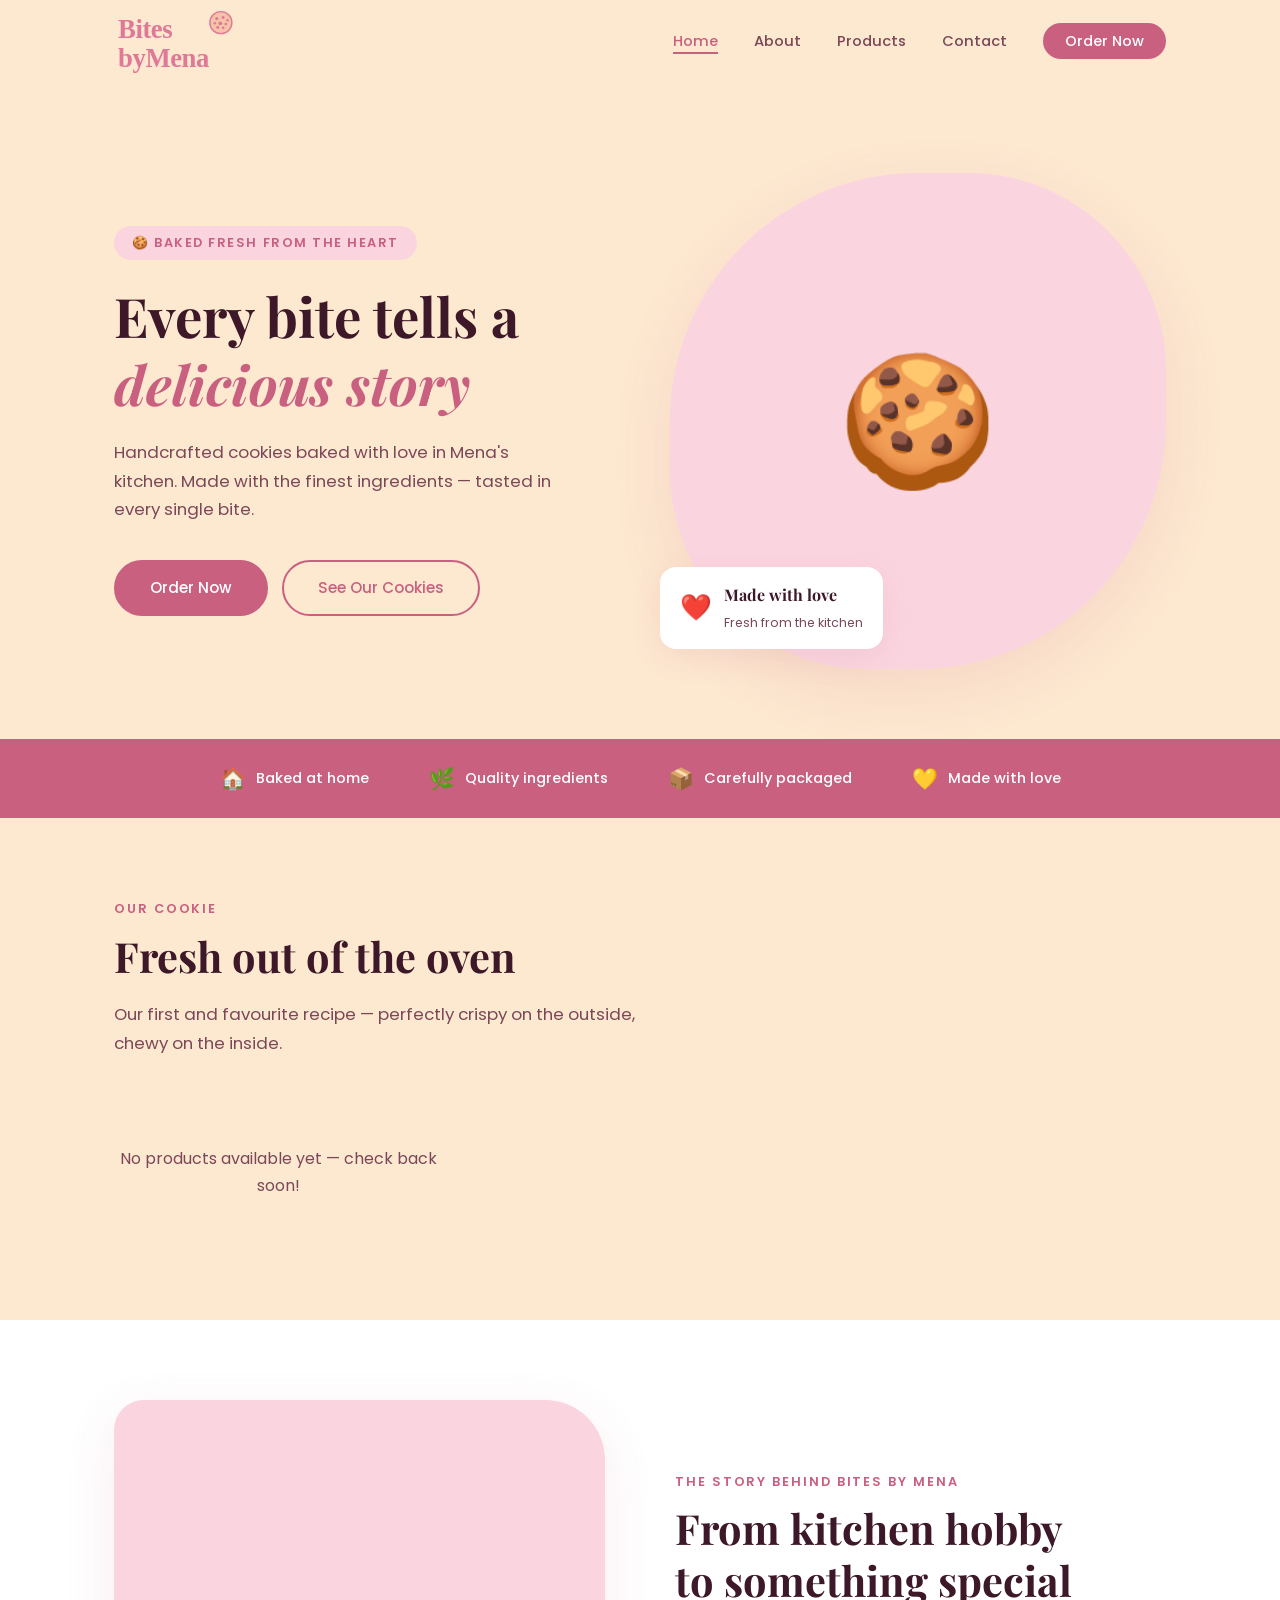
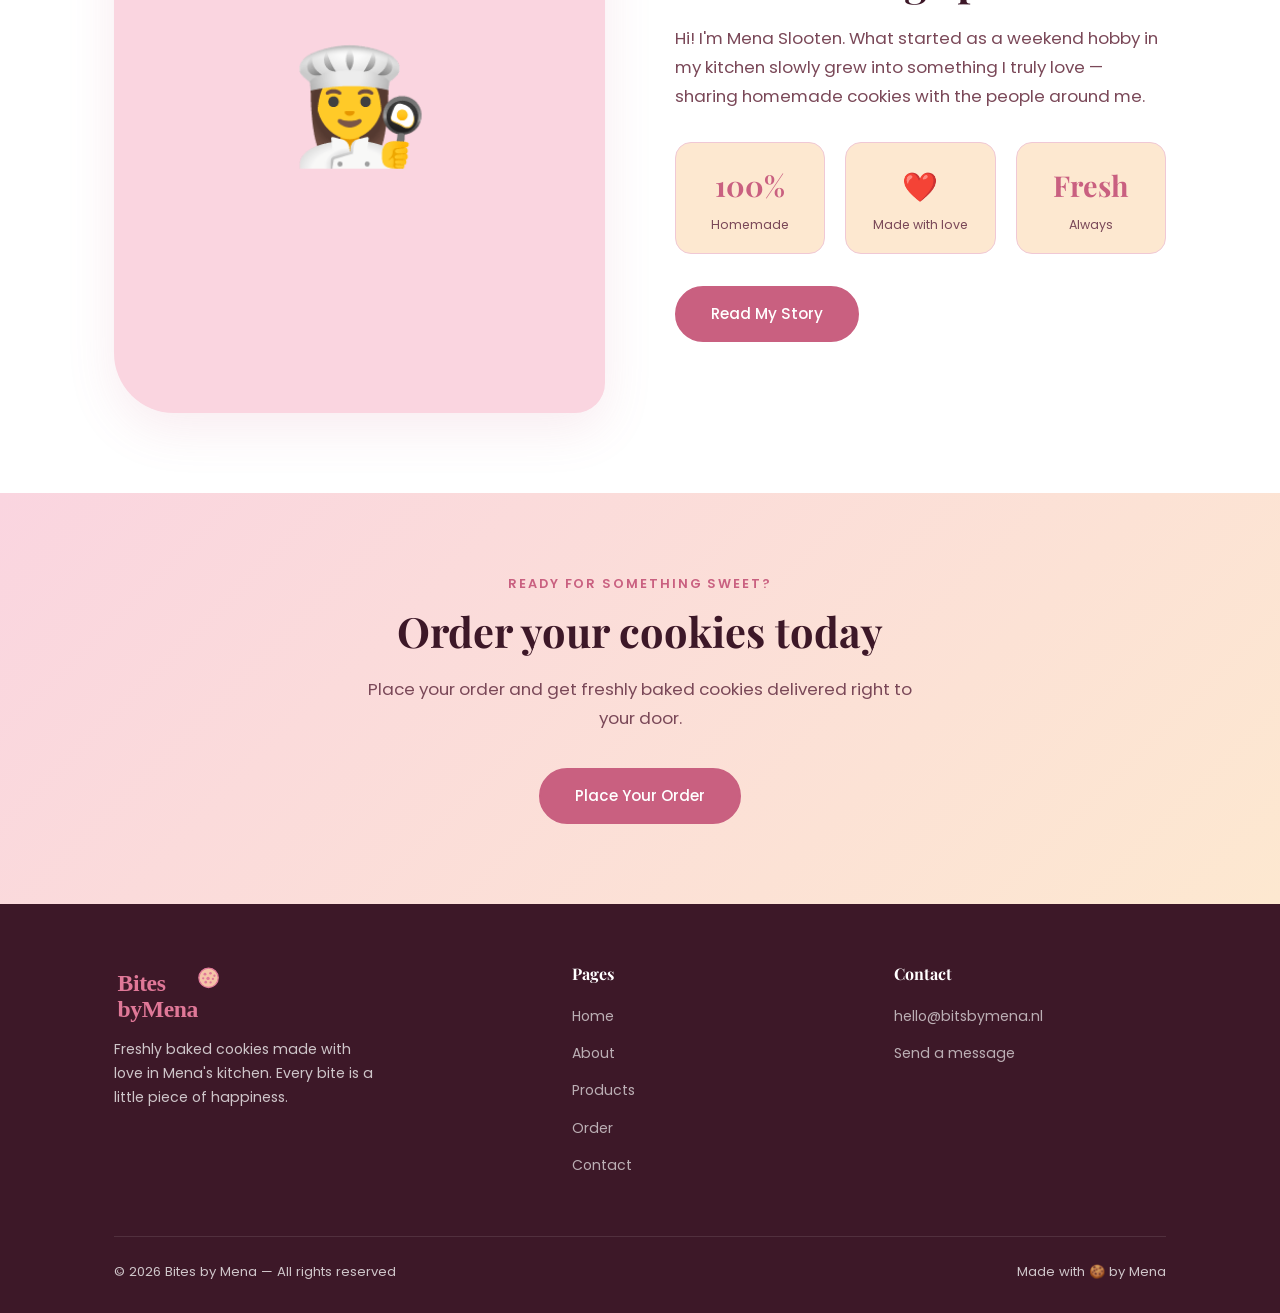
<file: index.html>
<!DOCTYPE html>
<html lang="en">
<head>
  <meta charset="UTF-8" />
  <meta name="viewport" content="width=device-width, initial-scale=1.0" />
  <title>Bites by Mena — Homemade Cookies</title>
  <link rel="stylesheet" href="styles.css" />
</head>
<body>

  <!-- Navigation -->
  <nav class="navbar">
    <div class="container">
      <a href="index.html" class="nav-logo">
        <img src="logo.svg" alt="Bites by Mena" class="nav-logo-img"
             onerror="this.style.display='none';this.nextElementSibling.style.display='block';" />
        <div class="logo-text" style="display:none;">Bites by Mena<span>Homemade Cookies</span></div>
      </a>
      <ul class="nav-links" id="navLinks">
        <li><a href="index.html" class="active">Home</a></li>
        <li><a href="about.html">About</a></li>
        <li><a href="products.html">Products</a></li>
        <li><a href="contact.html">Contact</a></li>
        <li class="nav-cta"><a href="order.html">Order Now</a></li>
      </ul>
      <button class="nav-hamburger" id="navHamburger" aria-label="Menu">
        <span></span><span></span><span></span>
      </button>
    </div>
  </nav>

  <!-- Hero -->
  <section class="hero">
    <div class="container">
      <div class="hero-content">
        <span class="hero-tag">🍪 Baked fresh from the heart</span>
        <h1>Every bite tells a<br><em>delicious story</em></h1>
        <p class="hero-desc">
          Handcrafted cookies baked with love in Mena's kitchen.
          Made with the finest ingredients — tasted in every single bite.
        </p>
        <div class="hero-btns">
          <a href="order.html" class="btn btn-primary">Order Now</a>
          <a href="products.html" class="btn btn-outline">See Our Cookies</a>
        </div>
      </div>
      <div class="hero-img">
        <div class="img-wrap">🍪</div>
        <div class="hero-badge">
          <span class="badge-icon">❤️</span>
          <div>
            <strong>Made with love</strong>
            <span>Fresh from the kitchen</span>
          </div>
        </div>
      </div>
    </div>
  </section>

  <!-- Strip -->
  <div class="strip">
    <div class="container">
      <div class="strip-item"><span class="icon">🏠</span> Baked at home</div>
      <div class="strip-item"><span class="icon">🌿</span> Quality ingredients</div>
      <div class="strip-item"><span class="icon">📦</span> Carefully packaged</div>
      <div class="strip-item"><span class="icon">💛</span> Made with love</div>
    </div>
  </div>

  <!-- Featured Product -->
  <section class="section">
    <div class="container">
      <span class="section-tag">Our Cookie</span>
      <h2 class="section-title">Fresh out of the oven</h2>
      <p class="section-sub">Our first and favourite recipe — perfectly crispy on the outside, chewy on the inside.</p>

      <div class="product-grid" id="homeFeatured"></div>
    </div>
  </section>

  <!-- About Preview -->
  <section class="section section-alt about-preview">
    <div class="container">
      <div class="about-img-wrap">
        <div class="about-img-frame">👩‍🍳</div>
        <div class="about-deco"></div>
      </div>
      <div class="about-content">
        <span class="section-tag">The story behind Bites by Mena</span>
        <h2 class="section-title">From kitchen hobby<br>to something special</h2>
        <p class="section-sub">
          Hi! I'm Mena Slooten. What started as a weekend hobby in my kitchen
          slowly grew into something I truly love — sharing homemade cookies with the people around me.
        </p>

        <div class="about-stats">
          <div class="stat">
            <span class="stat-num">100%</span>
            <span class="stat-label">Homemade</span>
          </div>
          <div class="stat">
            <span class="stat-num">❤️</span>
            <span class="stat-label">Made with love</span>
          </div>
          <div class="stat">
            <span class="stat-num">Fresh</span>
            <span class="stat-label">Always</span>
          </div>
        </div>

        <a href="about.html" class="btn btn-primary">Read My Story</a>
      </div>
    </div>
  </section>

  <!-- CTA -->
  <section class="section" style="text-align: center; background: linear-gradient(135deg, var(--pink-light), var(--bg));">
    <div class="container">
      <span class="section-tag">Ready for something sweet?</span>
      <h2 class="section-title">Order your cookies today</h2>
      <p class="section-sub" style="margin: 0 auto 36px;">
        Place your order and get freshly baked cookies delivered right to your door.
      </p>
      <a href="order.html" class="btn btn-primary">Place Your Order</a>
    </div>
  </section>

  <!-- Footer -->
  <footer class="footer">
    <div class="container">
      <div class="footer-grid">
        <div class="footer-brand">
          <img src="logo.svg" alt="Bites by Mena" class="footer-logo-img" />
          <p>Freshly baked cookies made with love in Mena's kitchen. Every bite is a little piece of happiness.</p>
        </div>
        <div>
          <h4>Pages</h4>
          <ul>
            <li><a href="index.html">Home</a></li>
            <li><a href="about.html">About</a></li>
            <li><a href="products.html">Products</a></li>
            <li><a href="order.html">Order</a></li>
            <li><a href="contact.html">Contact</a></li>
          </ul>
        </div>
        <div>
          <h4>Contact</h4>
          <ul>
            <li><a href="mailto:hello@bitsbymena.nl">hello@bitsbymena.nl</a></li>
            <li><a href="contact.html">Send a message</a></li>
          </ul>
        </div>
      </div>
      <div class="footer-bottom">
        <span>© 2026 Bites by Mena — All rights reserved</span>
        <span>Made with 🍪 by Mena</span>
      </div>
    </div>
  </footer>

  <script>
    const FIREBASE_URL = 'https://bites-by-mena-default-rtdb.europe-west1.firebasedatabase.app';

    // ── Featured products from Firebase / localStorage ──
    async function renderHomeFeatured() {
      let stored = [];
      try {
        const res = await fetch(`${FIREBASE_URL}/bbm_products.json`);
        if (res.ok) {
          const raw = await res.json();
          if (raw) {
            const data = Array.isArray(raw) ? raw : Object.values(raw);
            if (data.length) stored = data;
          }
        }
      } catch {}
      if (!stored.length) {
        try { stored = JSON.parse(localStorage.getItem('bbm_products')) || []; } catch {}
      }
      const list = stored.filter(p => p.available);
      document.getElementById('homeFeatured').innerHTML = list.length ? list.map(p => `
        <div class="product-card">
          <div class="product-img" style="${p.image ? 'padding:0;overflow:hidden;' : ''}">
            ${p.image ? `<img src="${p.image}" alt="${p.name}" style="width:100%;height:100%;object-fit:cover;" />` : '🍪'}
            ${p.badge ? `<span class="product-badge">${p.badge}</span>` : ''}
          </div>
          <div class="product-info">
            <h3>${p.name}</h3>
            <p>${p.description}</p>
            <div class="product-footer">
              <div class="product-price">€${parseFloat(p.price).toFixed(2)} <span>${p.unit ? '/ ' + p.unit : ''}</span></div>
              <a href="order.html?id=${p.id}" class="btn btn-primary" style="padding:10px 22px;font-size:0.85rem;">Order</a>
            </div>
          </div>
        </div>`).join('') : '<p style="text-align:center;padding:40px 0;color:var(--text-muted);">No products available yet — check back soon!</p>';
    }

    renderHomeFeatured();
    document.addEventListener('visibilitychange', () => { if (!document.hidden) renderHomeFeatured(); });

    // ── Navbar ──
    const navbar = document.querySelector('.navbar');
    window.addEventListener('scroll', function () {
      navbar.classList.toggle('navbar--scrolled', window.scrollY > 20);
    });

    const hamburger = document.getElementById('navHamburger');
    const navLinks  = document.getElementById('navLinks');
    hamburger.addEventListener('click', () => {
      const isOpen = navLinks.classList.toggle('mobile-open');
      hamburger.classList.toggle('open');
      if (isOpen) navbar.classList.add('navbar--scrolled');
      else if (window.scrollY <= 20) navbar.classList.remove('navbar--scrolled');
    });
    navLinks.querySelectorAll('a').forEach(link =>
      link.addEventListener('click', () => {
        navLinks.classList.remove('mobile-open');
        hamburger.classList.remove('open');
        if (window.scrollY <= 20) navbar.classList.remove('navbar--scrolled');
      })
    );
  </script>

</body>
</html>
</file>
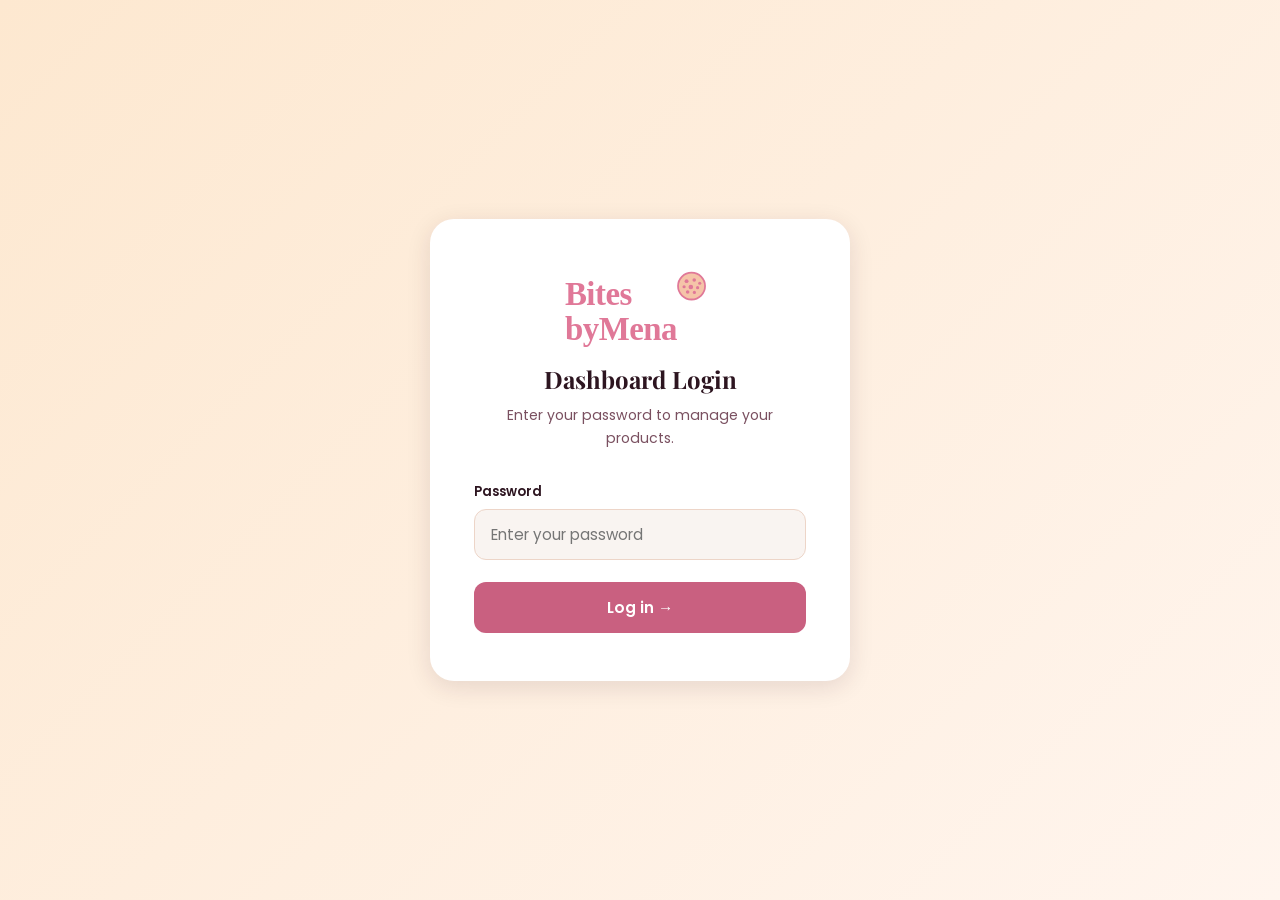
<file: dashboard/index.html>
<!DOCTYPE html>
<html lang="en">
<head>
  <meta charset="UTF-8" />
  <meta name="viewport" content="width=device-width, initial-scale=1.0" />
  <title>Dashboard Login — Bites by Mena</title>
  <link rel="stylesheet" href="styles.css" />
</head>
<body>

  <div class="login-page">
    <div class="login-card">

      <img src="logo.svg" alt="Bites by Mena" class="login-logo" />
      <h1>Dashboard Login</h1>
      <p>Enter your password to manage your products.</p>

      <div class="login-error" id="loginError">
        Incorrect password. Please try again.
      </div>

      <form id="loginForm" onsubmit="handleLogin(event)">
        <div class="login-field">
          <label for="password">Password</label>
          <input type="password" id="password" placeholder="Enter your password" autocomplete="current-password" required />
        </div>
        <button type="submit" class="btn-login">Log in →</button>
      </form>

    </div>
  </div>

  <script>
    // ── Change the password here ──
    const DASHBOARD_PASSWORD = 'Mena2026!';

    // If already logged in, skip to dashboard
    if (sessionStorage.getItem('bbm_auth') === 'true') {
      window.location.href = 'dashboard.html';
    }

    function handleLogin(e) {
      e.preventDefault();
      const entered = document.getElementById('password').value;
      const error   = document.getElementById('loginError');

      if (entered === DASHBOARD_PASSWORD) {
        sessionStorage.setItem('bbm_auth', 'true');
        window.location.href = 'dashboard.html';
      } else {
        error.style.display = 'block';
        document.getElementById('password').value = '';
        document.getElementById('password').focus();
      }
    }
  </script>

</body>
</html>
</file>
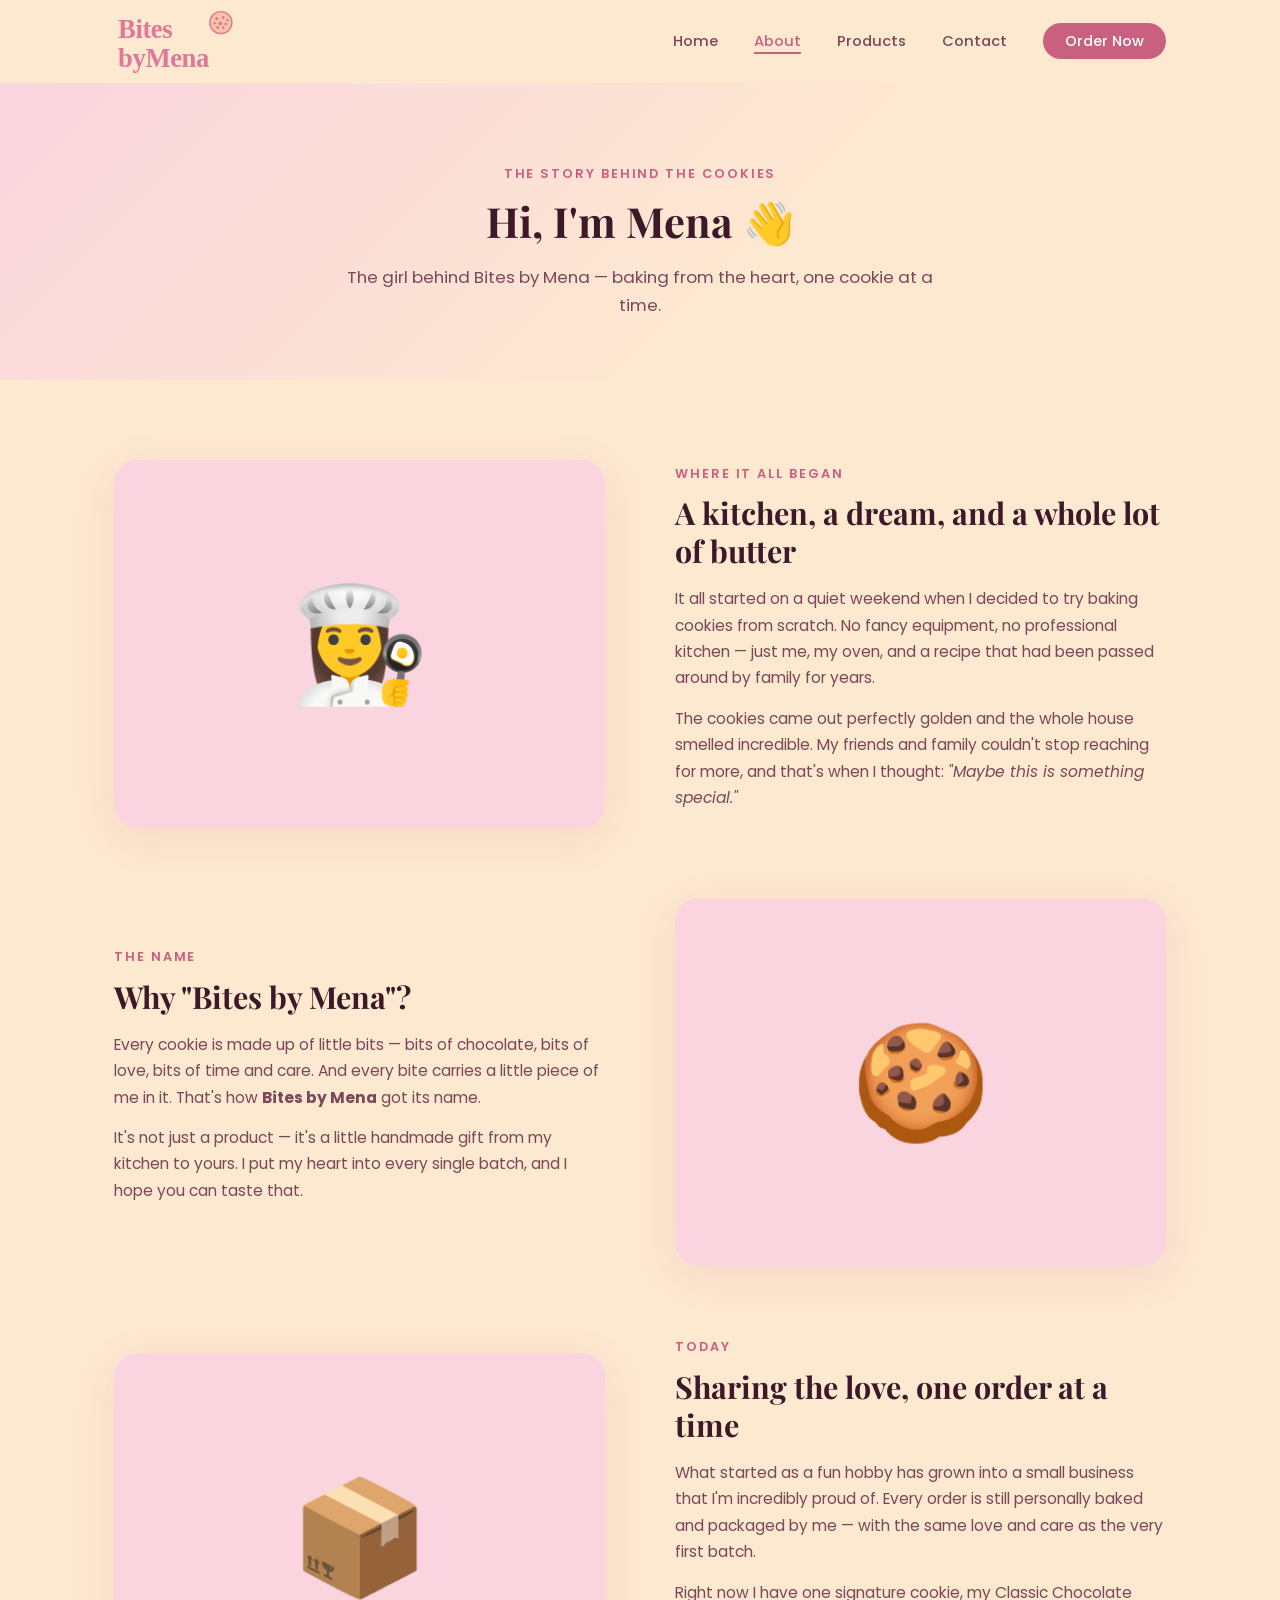
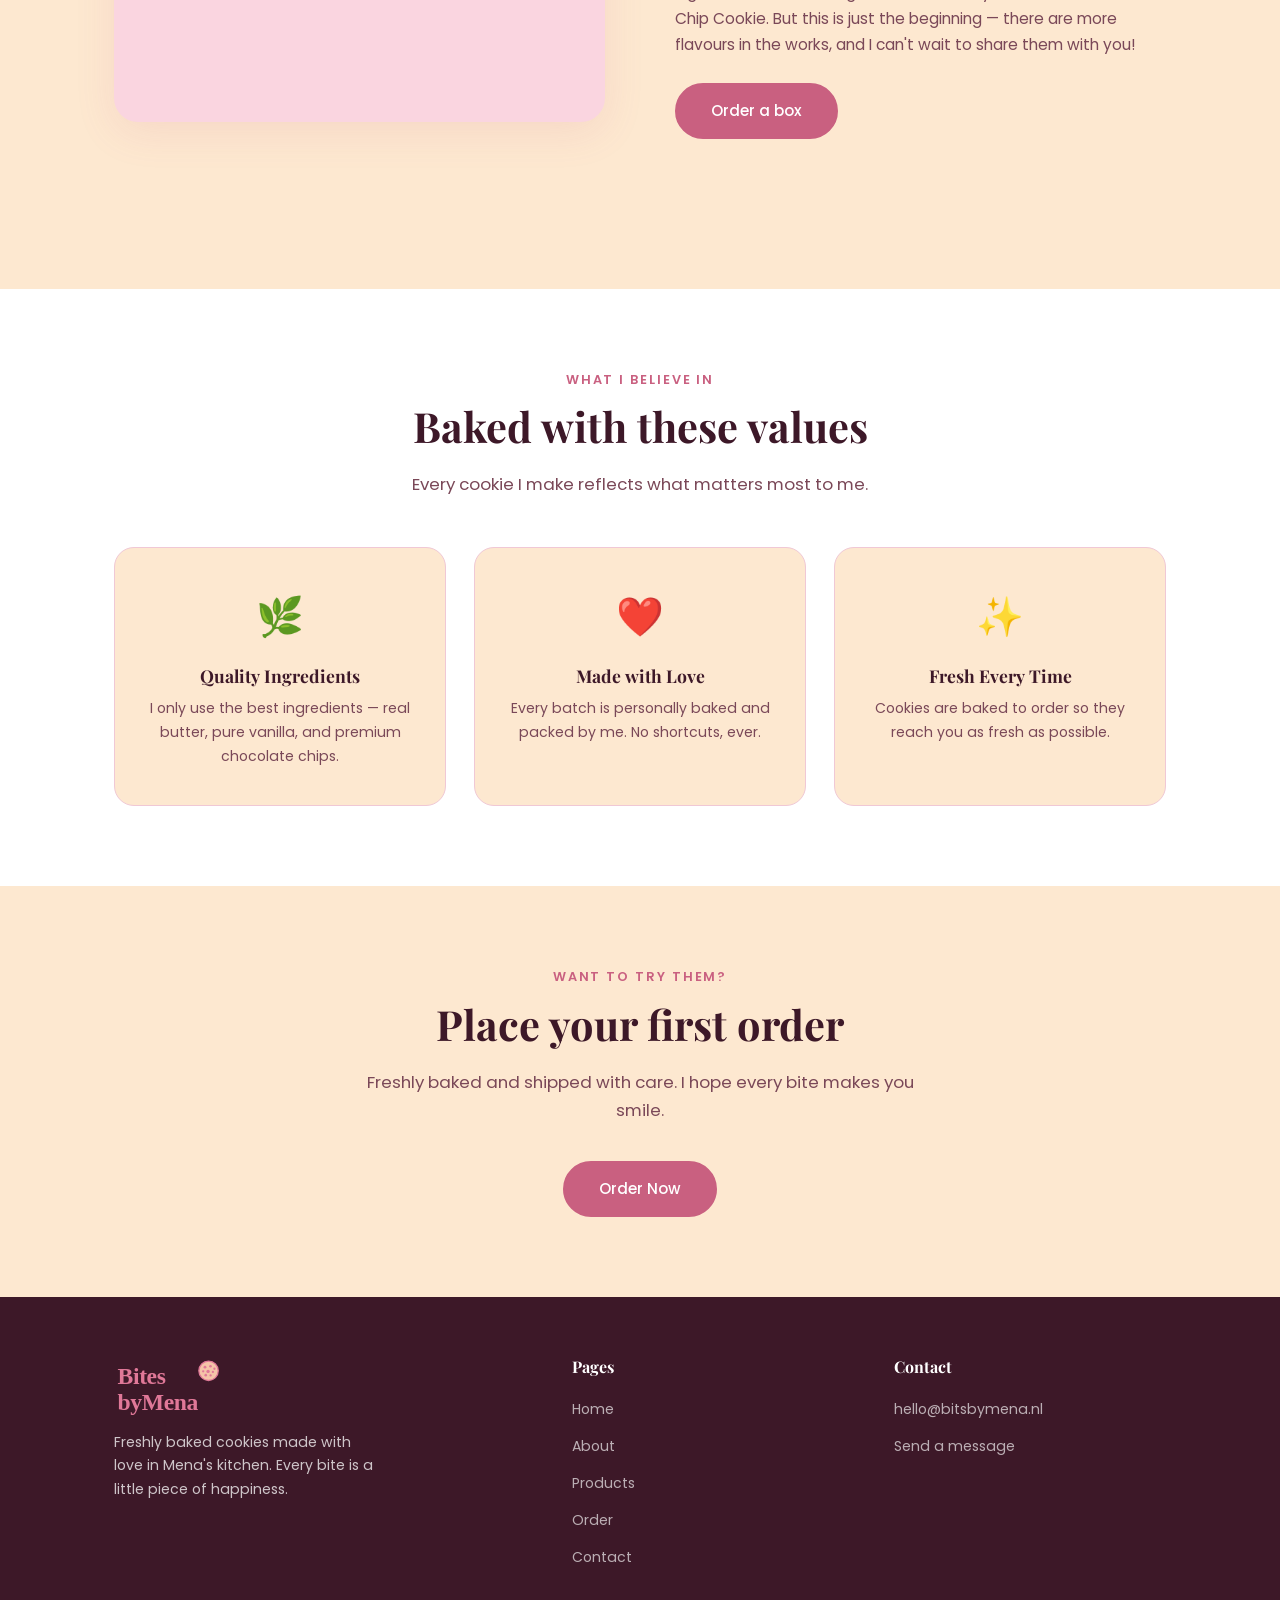
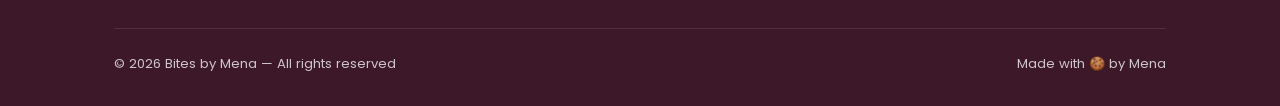
<file: about.html>
<!DOCTYPE html>
<html lang="en">
<head>
  <meta charset="UTF-8" />
  <meta name="viewport" content="width=device-width, initial-scale=1.0" />
  <title>About — Bites by Mena</title>
  <link rel="stylesheet" href="styles.css" />
</head>
<body>

  <!-- Navigation -->
  <nav class="navbar">
    <div class="container">
      <a href="index.html" class="nav-logo">
        <img src="logo.svg" alt="Bites by Mena" class="nav-logo-img"
             onerror="this.style.display='none';this.nextElementSibling.style.display='block';" />
        <div class="logo-text" style="display:none;">Bites by Mena<span>Homemade Cookies</span></div>
      </a>
      <ul class="nav-links" id="navLinks">
        <li><a href="index.html">Home</a></li>
        <li><a href="about.html" class="active">About</a></li>
        <li><a href="products.html">Products</a></li>
        <li><a href="contact.html">Contact</a></li>
        <li class="nav-cta"><a href="order.html">Order Now</a></li>
      </ul>
      <button class="nav-hamburger" id="navHamburger" aria-label="Menu">
        <span></span><span></span><span></span>
      </button>
    </div>
  </nav>

  <!-- Page Header -->
  <section class="about-hero">
    <div class="container">
      <span class="section-tag">The story behind the cookies</span>
      <h1 class="section-title">Hi, I'm Mena 👋</h1>
      <p>The girl behind Bites by Mena — baking from the heart, one cookie at a time.</p>
    </div>
  </section>

  <!-- Story -->
  <section class="story-section">
    <div class="container">

      <!-- Chapter 1 -->
      <div class="story-grid">
        <div class="story-img">👩‍🍳</div>
        <div class="story-text">
          <span class="section-tag">Where it all began</span>
          <h2>A kitchen, a dream, and a whole lot of butter</h2>
          <p>
            It all started on a quiet weekend when I decided to try baking cookies from scratch.
            No fancy equipment, no professional kitchen — just me, my oven, and a recipe that
            had been passed around by family for years.
          </p>
          <p>
            The cookies came out perfectly golden and the whole house smelled incredible.
            My friends and family couldn't stop reaching for more, and that's when I thought:
            <em>"Maybe this is something special."</em>
          </p>
        </div>
      </div>

      <!-- Chapter 2 -->
      <div class="story-grid reverse">
        <div class="story-img">🍪</div>
        <div class="story-text">
          <span class="section-tag">The name</span>
          <h2>Why "Bites by Mena"?</h2>
          <p>
            Every cookie is made up of little bits — bits of chocolate, bits of love,
            bits of time and care. And every bite carries a little piece of me in it.
            That's how <strong>Bites by Mena</strong> got its name.
          </p>
          <p>
            It's not just a product — it's a little handmade gift from my kitchen to yours.
            I put my heart into every single batch, and I hope you can taste that.
          </p>
        </div>
      </div>

      <!-- Chapter 3 -->
      <div class="story-grid">
        <div class="story-img">📦</div>
        <div class="story-text">
          <span class="section-tag">Today</span>
          <h2>Sharing the love, one order at a time</h2>
          <p>
            What started as a fun hobby has grown into a small business that I'm incredibly
            proud of. Every order is still personally baked and packaged by me — with the
            same love and care as the very first batch.
          </p>
          <p>
            Right now I have one signature cookie, my Classic Chocolate Chip Cookie.
            But this is just the beginning — there are more flavours in the works,
            and I can't wait to share them with you!
          </p>
          <a href="order.html" class="btn btn-primary" style="margin-top: 10px;">Order a box</a>
        </div>
      </div>

    </div>
  </section>

  <!-- Values -->
  <section class="values-section">
    <div class="container section-center">
      <span class="section-tag">What I believe in</span>
      <h2 class="section-title">Baked with these values</h2>
      <p class="section-sub">Every cookie I make reflects what matters most to me.</p>

      <div class="values-grid">
        <div class="value-card">
          <span class="value-icon">🌿</span>
          <h3>Quality Ingredients</h3>
          <p>I only use the best ingredients — real butter, pure vanilla, and premium chocolate chips.</p>
        </div>
        <div class="value-card">
          <span class="value-icon">❤️</span>
          <h3>Made with Love</h3>
          <p>Every batch is personally baked and packed by me. No shortcuts, ever.</p>
        </div>
        <div class="value-card">
          <span class="value-icon">✨</span>
          <h3>Fresh Every Time</h3>
          <p>Cookies are baked to order so they reach you as fresh as possible.</p>
        </div>
      </div>
    </div>
  </section>

  <!-- CTA -->
  <section class="section" style="text-align: center;">
    <div class="container">
      <span class="section-tag">Want to try them?</span>
      <h2 class="section-title">Place your first order</h2>
      <p class="section-sub" style="margin: 0 auto 36px;">
        Freshly baked and shipped with care. I hope every bite makes you smile.
      </p>
      <a href="order.html" class="btn btn-primary">Order Now</a>
    </div>
  </section>

  <!-- Footer -->
  <footer class="footer">
    <div class="container">
      <div class="footer-grid">
        <div class="footer-brand">
          <img src="logo.svg" alt="Bites by Mena" class="footer-logo-img" />
          <p>Freshly baked cookies made with love in Mena's kitchen. Every bite is a little piece of happiness.</p>
        </div>
        <div>
          <h4>Pages</h4>
          <ul>
            <li><a href="index.html">Home</a></li>
            <li><a href="about.html">About</a></li>
            <li><a href="products.html">Products</a></li>
            <li><a href="order.html">Order</a></li>
            <li><a href="contact.html">Contact</a></li>
          </ul>
        </div>
        <div>
          <h4>Contact</h4>
          <ul>
            <li><a href="mailto:hello@bitsbymena.nl">hello@bitsbymena.nl</a></li>
            <li><a href="contact.html">Send a message</a></li>
          </ul>
        </div>
      </div>
      <div class="footer-bottom">
        <span>© 2026 Bites by Mena — All rights reserved</span>
        <span>Made with 🍪 by Mena</span>
      </div>
    </div>
  </footer>

  <script>
    const navbar = document.querySelector('.navbar');
    window.addEventListener('scroll', function () {
      navbar.classList.toggle('navbar--scrolled', window.scrollY > 20);
    });

    const hamburger = document.getElementById('navHamburger');
    const navLinks  = document.getElementById('navLinks');
    hamburger.addEventListener('click', () => {
      const isOpen = navLinks.classList.toggle('mobile-open');
      hamburger.classList.toggle('open');
      if (isOpen) navbar.classList.add('navbar--scrolled');
      else if (window.scrollY <= 20) navbar.classList.remove('navbar--scrolled');
    });
    navLinks.querySelectorAll('a').forEach(link =>
      link.addEventListener('click', () => {
        navLinks.classList.remove('mobile-open');
        hamburger.classList.remove('open');
        if (window.scrollY <= 20) navbar.classList.remove('navbar--scrolled');
      })
    );
  </script>

</body>
</html>
</file>
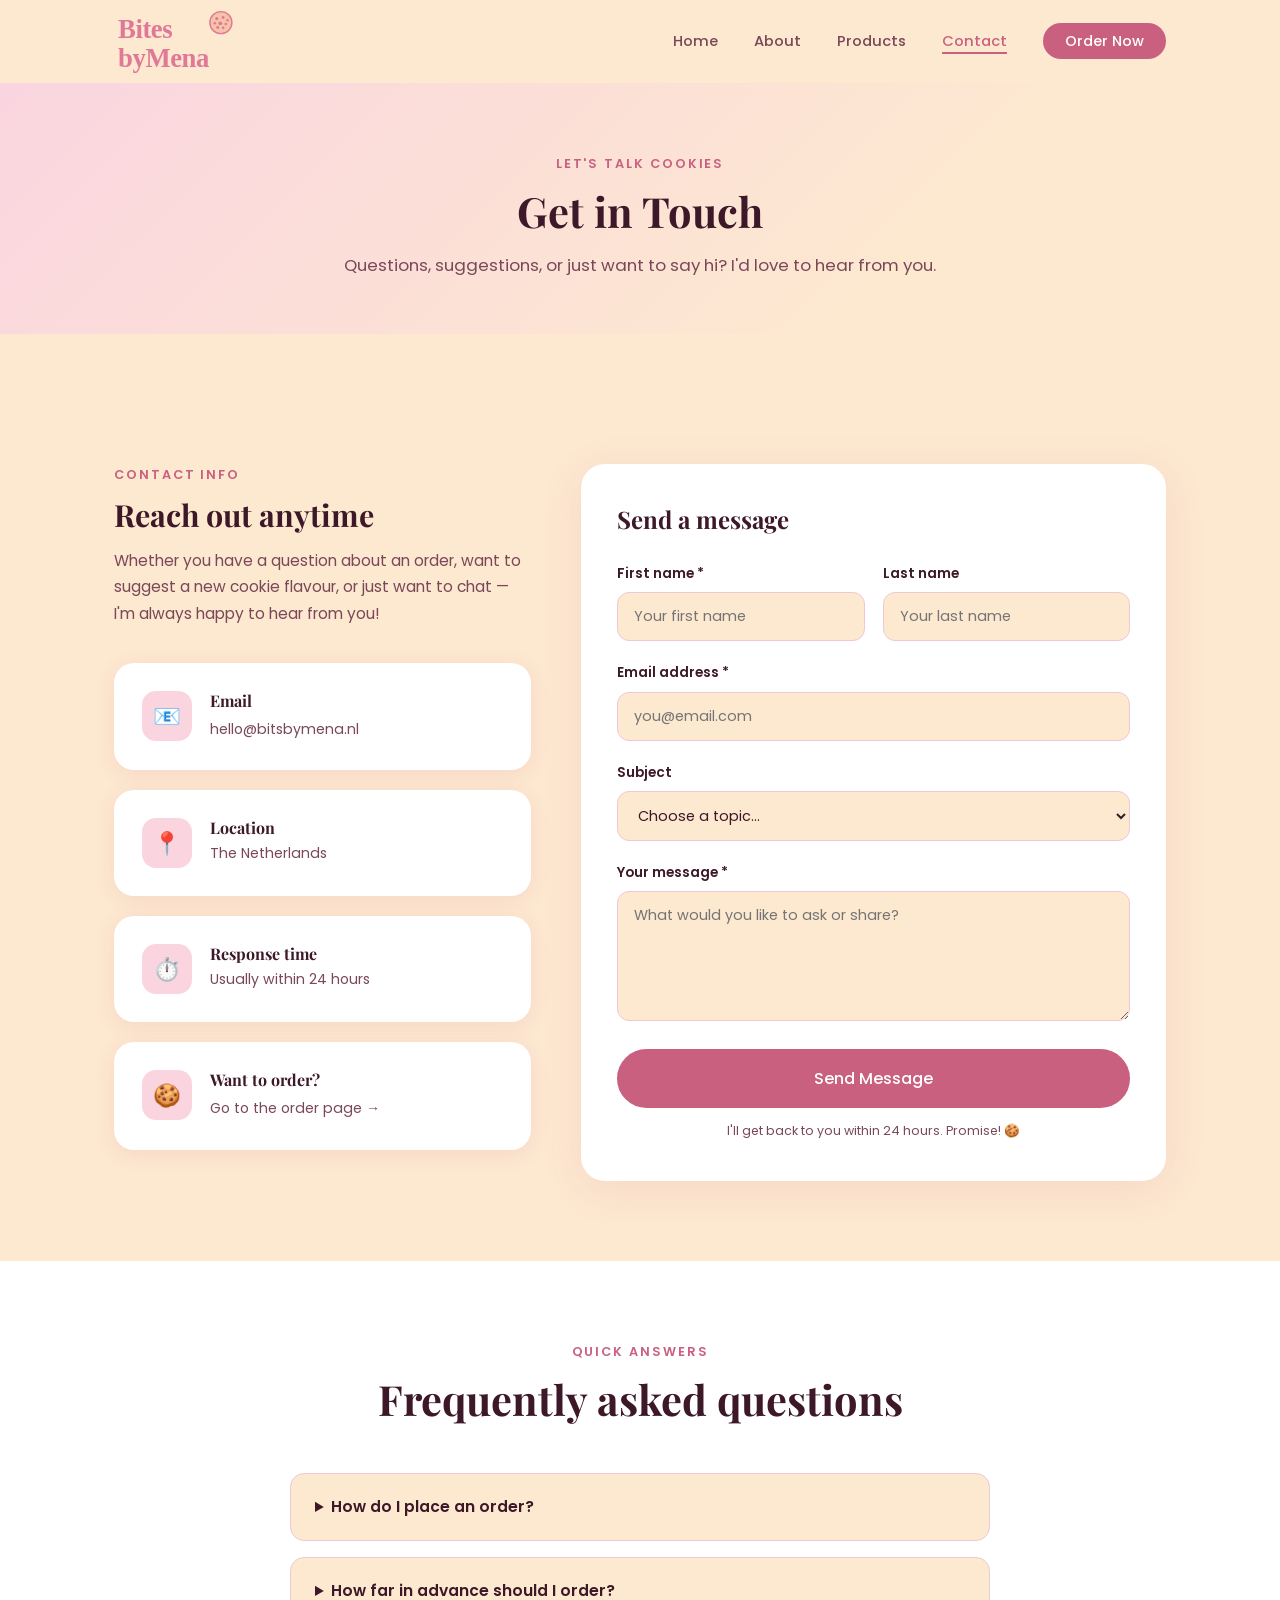
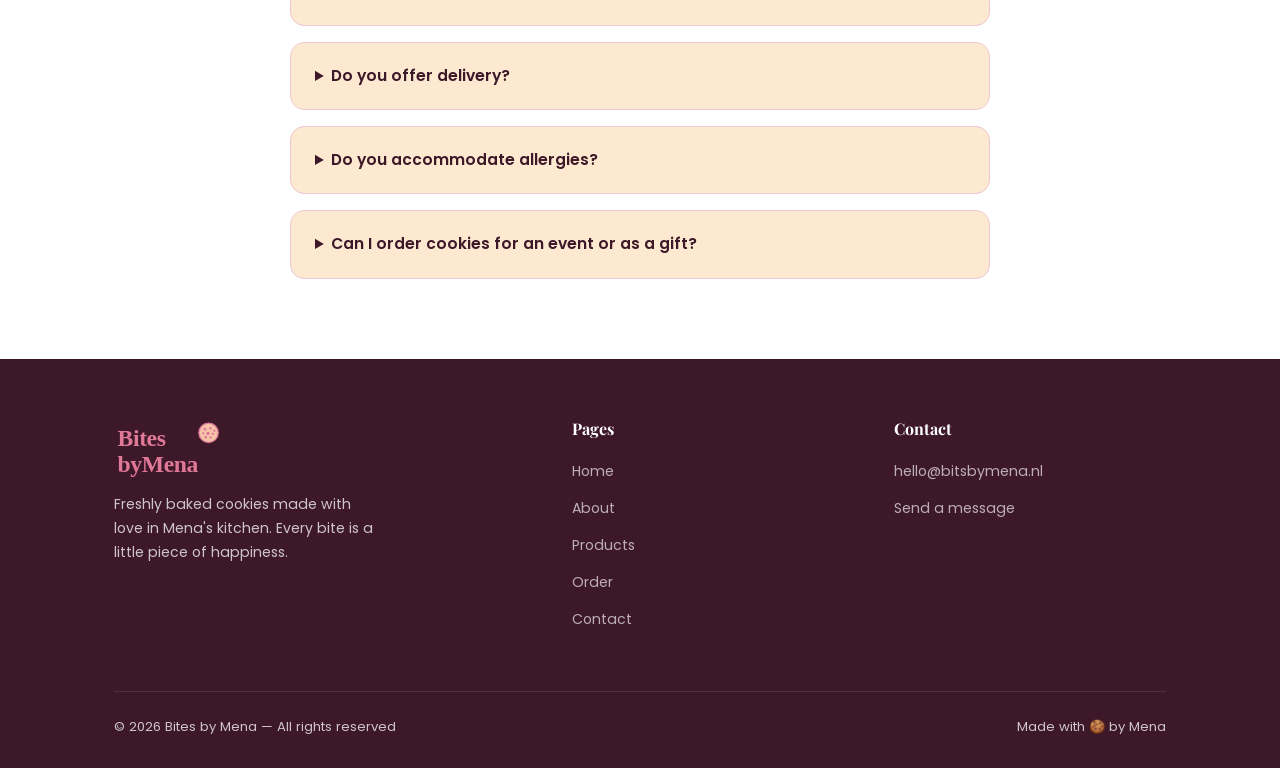
<file: contact.html>
<!DOCTYPE html>
<html lang="en">
<head>
  <meta charset="UTF-8" />
  <meta name="viewport" content="width=device-width, initial-scale=1.0" />
  <title>Contact — Bites by Mena</title>
  <link rel="stylesheet" href="styles.css" />
</head>
<body>

  <!-- Navigation -->
  <nav class="navbar">
    <div class="container">
      <a href="index.html" class="nav-logo">
        <img src="logo.svg" alt="Bites by Mena" class="nav-logo-img"
             onerror="this.style.display='none';this.nextElementSibling.style.display='block';" />
        <div class="logo-text" style="display:none;">Bites by Mena<span>Homemade Cookies</span></div>
      </a>
      <ul class="nav-links" id="navLinks">
        <li><a href="index.html">Home</a></li>
        <li><a href="about.html">About</a></li>
        <li><a href="products.html">Products</a></li>
        <li><a href="contact.html" class="active">Contact</a></li>
        <li class="nav-cta"><a href="order.html">Order Now</a></li>
      </ul>
      <button class="nav-hamburger" id="navHamburger" aria-label="Menu">
        <span></span><span></span><span></span>
      </button>
    </div>
  </nav>

  <!-- Page Header -->
  <section class="page-header">
    <div class="container">
      <span class="section-tag">Let's talk cookies</span>
      <h1 class="section-title">Get in Touch</h1>
      <p>Questions, suggestions, or just want to say hi? I'd love to hear from you.</p>
    </div>
  </section>

  <!-- Contact -->
  <section class="section">
    <div class="container">
      <div class="contact-grid">

        <!-- Left: Contact info -->
        <div>
          <span class="section-tag">Contact info</span>
          <h2 class="section-title" style="font-size: 1.9rem; margin-bottom: 14px;">Reach out anytime</h2>
          <p style="color: var(--text-muted); margin-bottom: 36px; font-size: 0.97rem;">
            Whether you have a question about an order, want to suggest a new cookie flavour,
            or just want to chat — I'm always happy to hear from you!
          </p>

          <div class="contact-card">
            <div class="cc-icon">📧</div>
            <div>
              <h4>Email</h4>
              <a href="mailto:hello@bitsbymena.nl">hello@bitsbymena.nl</a>
            </div>
          </div>

          <div class="contact-card">
            <div class="cc-icon">📍</div>
            <div>
              <h4>Location</h4>
              <p>The Netherlands</p>
            </div>
          </div>

          <div class="contact-card">
            <div class="cc-icon">⏱️</div>
            <div>
              <h4>Response time</h4>
              <p>Usually within 24 hours</p>
            </div>
          </div>

          <div class="contact-card">
            <div class="cc-icon">🍪</div>
            <div>
              <h4>Want to order?</h4>
              <a href="order.html">Go to the order page →</a>
            </div>
          </div>
        </div>

        <!-- Right: Form -->
        <div class="contact-form">
          <h3>Send a message</h3>

          <form id="contactForm" onsubmit="submitContact(event)" novalidate>
            <div class="form-row">
              <div class="form-group">
                <label for="cfFirstName">First name *</label>
                <input type="text" id="cfFirstName" name="firstName" placeholder="Your first name" required />
              </div>
              <div class="form-group">
                <label for="cfLastName">Last name</label>
                <input type="text" id="cfLastName" name="lastName" placeholder="Your last name" />
              </div>
            </div>

            <div class="form-group">
              <label for="cfEmail">Email address *</label>
              <input type="email" id="cfEmail" name="email" placeholder="you@email.com" required />
            </div>

            <div class="form-group">
              <label for="cfSubject">Subject</label>
              <select id="cfSubject" name="subject">
                <option value="">Choose a topic…</option>
                <option value="order">Question about an order</option>
                <option value="flavour">Suggest a new flavour</option>
                <option value="allergy">Allergy / ingredient question</option>
                <option value="collaboration">Collaboration or event</option>
                <option value="other">Something else</option>
              </select>
            </div>

            <div class="form-group">
              <label for="cfMessage">Your message *</label>
              <textarea id="cfMessage" name="message" placeholder="What would you like to ask or share?" style="min-height: 130px;" required></textarea>
            </div>

            <button type="submit" class="btn btn-primary" style="width: 100%; font-size: 1rem; padding: 15px;">
              Send Message
            </button>
            <p class="form-submit-note" style="margin-top: 12px;">
              I'll get back to you within 24 hours. Promise! 🍪
            </p>

            <div class="form-success" id="contactSuccess">
              ✉️ Message sent! Thank you for reaching out — I'll reply as soon as possible.
            </div>
          </form>
        </div>

      </div>
    </div>
  </section>

  <!-- FAQ -->
  <section class="section section-alt">
    <div class="container section-center">
      <span class="section-tag">Quick answers</span>
      <h2 class="section-title">Frequently asked questions</h2>

      <div style="max-width: 700px; margin: 48px auto 0; text-align: left;">

        <details style="margin-bottom: 16px; background: var(--bg); border: 1px solid var(--border); border-radius: 14px; padding: 20px 24px;">
          <summary style="font-weight: 600; cursor: pointer; font-size: 0.97rem; color: var(--text);">
            How do I place an order?
          </summary>
          <p style="color: var(--text-muted); font-size: 0.9rem; margin-top: 12px; line-height: 1.7;">
            Head over to the <a href="order.html" style="color: var(--red);">Order page</a>, fill in your details and how many cookies you'd like. Mena will confirm your order by email within 24 hours.
          </p>
        </details>

        <details style="margin-bottom: 16px; background: var(--bg); border: 1px solid var(--border); border-radius: 14px; padding: 20px 24px;">
          <summary style="font-weight: 600; cursor: pointer; font-size: 0.97rem; color: var(--text);">
            How far in advance should I order?
          </summary>
          <p style="color: var(--text-muted); font-size: 0.9rem; margin-top: 12px; line-height: 1.7;">
            Please order at least 2–3 days in advance to ensure your cookies are baked fresh and delivered on time. For large orders (30+), contact me first.
          </p>
        </details>

        <details style="margin-bottom: 16px; background: var(--bg); border: 1px solid var(--border); border-radius: 14px; padding: 20px 24px;">
          <summary style="font-weight: 600; cursor: pointer; font-size: 0.97rem; color: var(--text);">
            Do you offer delivery?
          </summary>
          <p style="color: var(--text-muted); font-size: 0.9rem; margin-top: 12px; line-height: 1.7;">
            Yes! Both delivery and pickup are available. You can choose your preference when placing your order.
          </p>
        </details>

        <details style="margin-bottom: 16px; background: var(--bg); border: 1px solid var(--border); border-radius: 14px; padding: 20px 24px;">
          <summary style="font-weight: 600; cursor: pointer; font-size: 0.97rem; color: var(--text);">
            Do you accommodate allergies?
          </summary>
          <p style="color: var(--text-muted); font-size: 0.9rem; margin-top: 12px; line-height: 1.7;">
            My cookies contain gluten, dairy, and eggs. If you have a specific allergy or dietary requirement, please mention it in your order notes or contact me directly so we can discuss options.
          </p>
        </details>

        <details style="background: var(--bg); border: 1px solid var(--border); border-radius: 14px; padding: 20px 24px;">
          <summary style="font-weight: 600; cursor: pointer; font-size: 0.97rem; color: var(--text);">
            Can I order cookies for an event or as a gift?
          </summary>
          <p style="color: var(--text-muted); font-size: 0.9rem; margin-top: 12px; line-height: 1.7;">
            Absolutely! Cookies make the perfect gift. Reach out via the contact form above and we'll work something out together.
          </p>
        </details>

      </div>
    </div>
  </section>

  <!-- Footer -->
  <footer class="footer">
    <div class="container">
      <div class="footer-grid">
        <div class="footer-brand">
          <img src="logo.svg" alt="Bites by Mena" class="footer-logo-img" />
          <p>Freshly baked cookies made with love in Mena's kitchen. Every bite is a little piece of happiness.</p>
        </div>
        <div>
          <h4>Pages</h4>
          <ul>
            <li><a href="index.html">Home</a></li>
            <li><a href="about.html">About</a></li>
            <li><a href="products.html">Products</a></li>
            <li><a href="order.html">Order</a></li>
            <li><a href="contact.html">Contact</a></li>
          </ul>
        </div>
        <div>
          <h4>Contact</h4>
          <ul>
            <li><a href="mailto:hello@bitsbymena.nl">hello@bitsbymena.nl</a></li>
            <li><a href="contact.html">Send a message</a></li>
          </ul>
        </div>
      </div>
      <div class="footer-bottom">
        <span>© 2026 Bites by Mena — All rights reserved</span>
        <span>Made with 🍪 by Mena</span>
      </div>
    </div>
  </footer>

  <script>
    const navbar = document.querySelector('.navbar');
    window.addEventListener('scroll', function () {
      navbar.classList.toggle('navbar--scrolled', window.scrollY > 20);
    });

    const hamburger = document.getElementById('navHamburger');
    const navLinks  = document.getElementById('navLinks');
    hamburger.addEventListener('click', () => {
      const isOpen = navLinks.classList.toggle('mobile-open');
      hamburger.classList.toggle('open');
      if (isOpen) navbar.classList.add('navbar--scrolled');
      else if (window.scrollY <= 20) navbar.classList.remove('navbar--scrolled');
    });
    navLinks.querySelectorAll('a').forEach(link =>
      link.addEventListener('click', () => {
        navLinks.classList.remove('mobile-open');
        hamburger.classList.remove('open');
        if (window.scrollY <= 20) navbar.classList.remove('navbar--scrolled');
      })
    );

    function submitContact(e) {
      e.preventDefault();
      const form = document.getElementById('contactForm');
      const success = document.getElementById('contactSuccess');
      success.style.display = 'block';
      form.querySelectorAll('input, select, textarea, button[type=submit]').forEach(el => el.disabled = true);
      success.scrollIntoView({ behavior: 'smooth', block: 'nearest' });
    }
  </script>

</body>
</html>
</file>
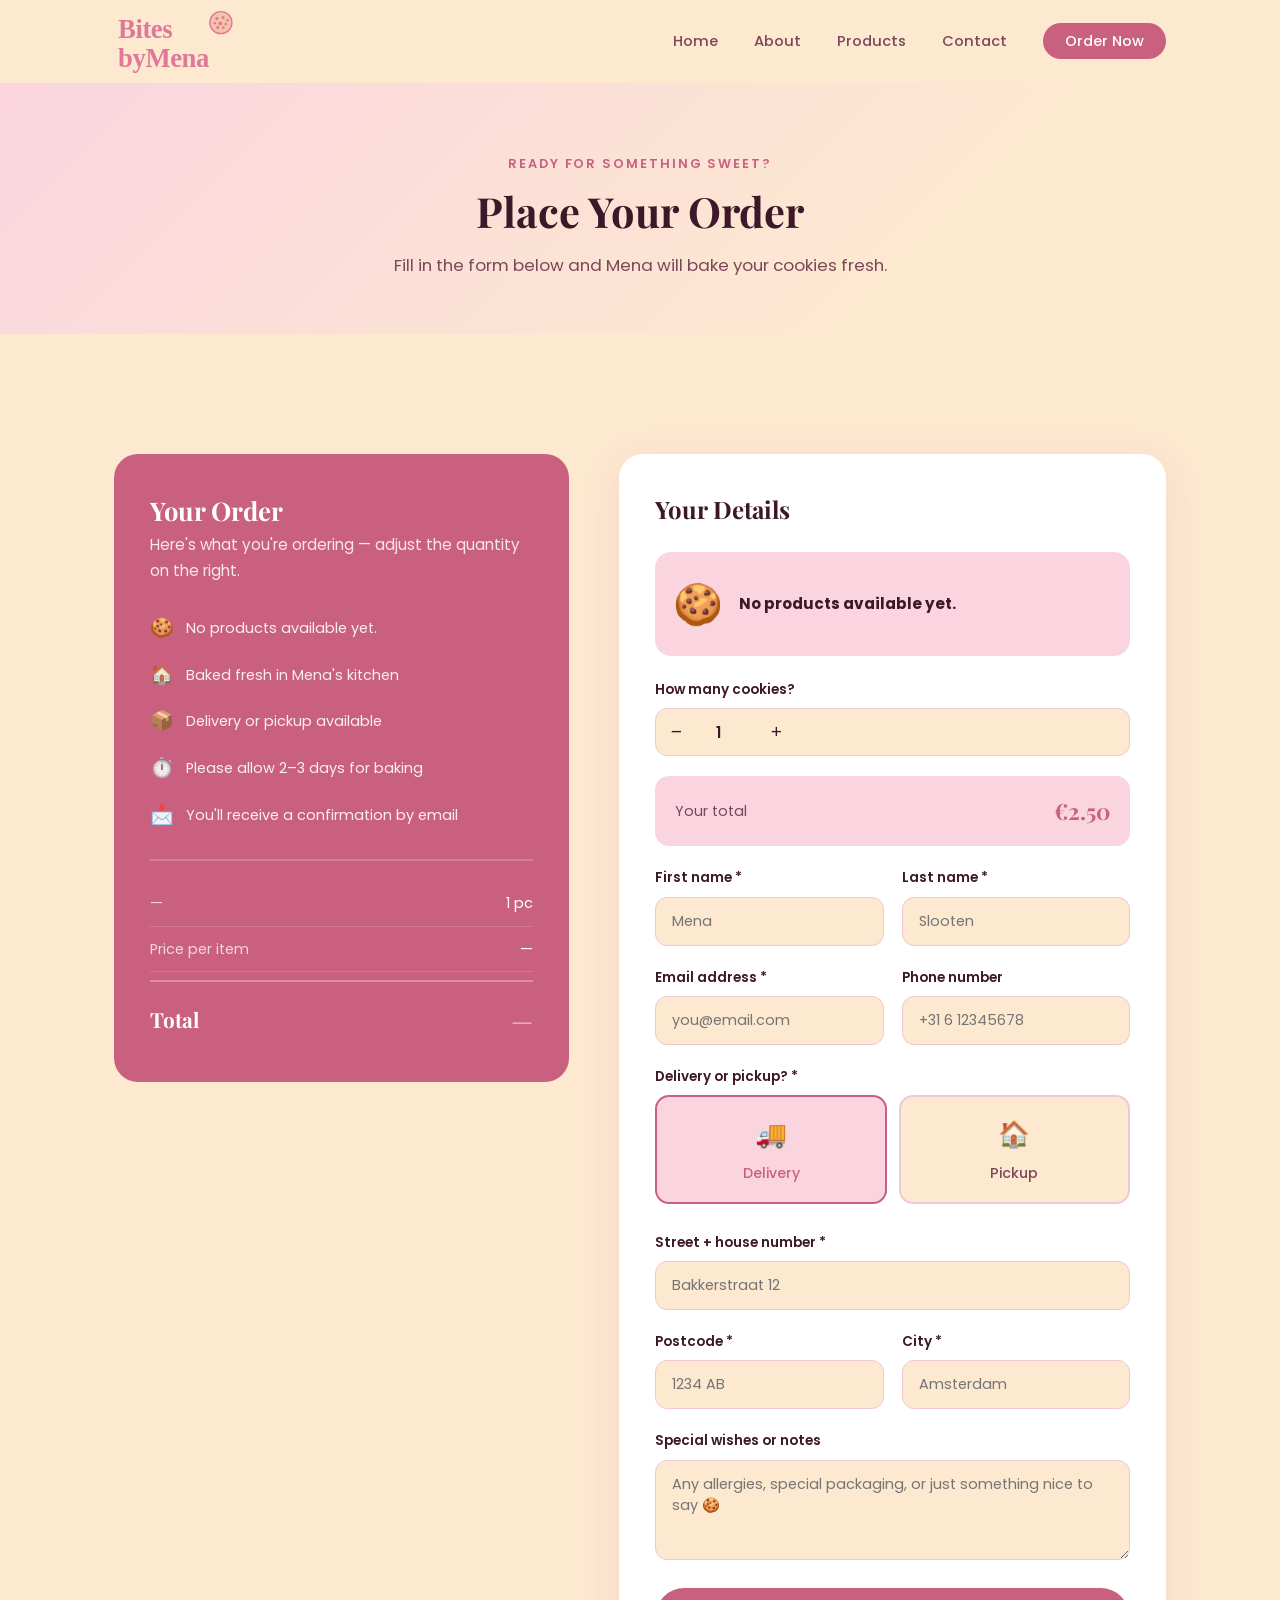
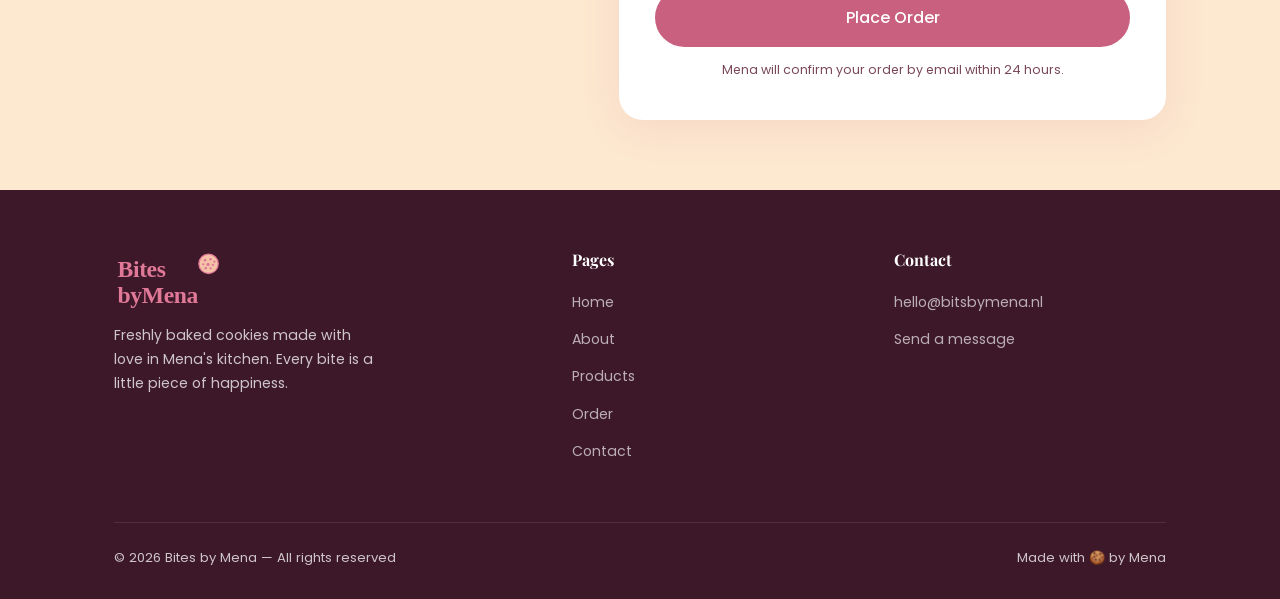
<file: order.html>
<!DOCTYPE html>
<html lang="en">
<head>
  <meta charset="UTF-8" />
  <meta name="viewport" content="width=device-width, initial-scale=1.0" />
  <title>Order — Bites by Mena</title>
  <link rel="stylesheet" href="styles.css" />
  <style>
    .order-section { padding: 70px 0; }

    .order-summary-row {
      display: flex;
      justify-content: space-between;
      align-items: center;
      padding: 10px 0;
      border-bottom: 1px solid rgba(255,255,255,0.15);
      font-size: 0.9rem;
    }

    .order-summary-row:last-of-type { border-bottom: none; }

    .order-total {
      display: flex;
      justify-content: space-between;
      align-items: center;
      padding-top: 16px;
      margin-top: 8px;
      border-top: 2px solid rgba(255,255,255,0.3);
    }

    .order-total strong {
      font-family: 'Playfair Display', serif;
      font-size: 1.3rem;
      color: var(--white);
    }

    .order-total .total-price {
      font-family: 'Playfair Display', serif;
      font-size: 1.6rem;
      color: var(--pink-light);
    }

    .order-info h3 { margin-bottom: 6px; }
    .order-info > p { margin-bottom: 28px; }

    .order-info .order-summary-row span:first-child {
      opacity: 0.75;
    }

    .order-info .order-details {
      margin-bottom: 28px;
    }

    .delivery-options {
      display: grid;
      grid-template-columns: 1fr 1fr;
      gap: 12px;
      margin-bottom: 0;
    }

    .delivery-option {
      position: relative;
    }

    .delivery-option input[type="radio"] {
      position: absolute;
      opacity: 0;
      width: 0;
    }

    .delivery-option label {
      display: flex;
      flex-direction: column;
      align-items: center;
      gap: 6px;
      padding: 16px;
      background: var(--bg);
      border: 2px solid var(--border);
      border-radius: 14px;
      cursor: pointer;
      font-size: 0.88rem;
      font-weight: 500;
      color: var(--text-muted);
      transition: all 0.2s;
    }

    .delivery-option label .do-icon { font-size: 1.6rem; }

    .delivery-option input[type="radio"]:checked + label {
      background: var(--pink-light);
      border-color: var(--red);
      color: var(--red);
    }

    .qty-control {
      display: flex;
      align-items: center;
      border: 1.5px solid var(--border);
      border-radius: 12px;
      overflow: hidden;
      background: var(--bg);
    }

    .qty-control button {
      background: none;
      border: none;
      width: 40px;
      height: 46px;
      font-size: 1.2rem;
      cursor: pointer;
      color: var(--text);
      transition: background 0.2s;
    }

    .qty-control button:hover { background: var(--pink-light); }

    .qty-control input {
      width: 60px;
      text-align: center;
      font-weight: 600;
      font-size: 0.95rem;
      border: none;
      background: transparent;
      color: var(--text);
      outline: none;
      padding: 0;
    }

    .price-preview {
      background: var(--pink-light);
      border-radius: 14px;
      padding: 16px 20px;
      display: flex;
      justify-content: space-between;
      align-items: center;
      margin-bottom: 20px;
    }

    .price-preview span { font-size: 0.9rem; color: var(--text-muted); }
    .price-preview strong {
      font-family: 'Playfair Display', serif;
      font-size: 1.4rem;
      color: var(--red);
    }
  </style>
</head>
<body>

  <!-- Navigation -->
  <nav class="navbar">
    <div class="container">
      <a href="index.html" class="nav-logo">
        <img src="logo.svg" alt="Bites by Mena" class="nav-logo-img"
             onerror="this.style.display='none';this.nextElementSibling.style.display='block';" />
        <div class="logo-text" style="display:none;">Bites by Mena<span>Homemade Cookies</span></div>
      </a>
      <ul class="nav-links" id="navLinks">
        <li><a href="index.html">Home</a></li>
        <li><a href="about.html">About</a></li>
        <li><a href="products.html">Products</a></li>
        <li><a href="contact.html">Contact</a></li>
        <li class="nav-cta"><a href="order.html" class="active">Order Now</a></li>
      </ul>
      <button class="nav-hamburger" id="navHamburger" aria-label="Menu">
        <span></span><span></span><span></span>
      </button>
    </div>
  </nav>

  <!-- Page Header -->
  <section class="page-header">
    <div class="container">
      <span class="section-tag">Ready for something sweet?</span>
      <h1 class="section-title">Place Your Order</h1>
      <p>Fill in the form below and Mena will bake your cookies fresh.</p>
    </div>
  </section>

  <!-- Order -->
  <section class="order-section">
    <div class="container">
      <div class="order-grid">

        <!-- Left: Info -->
        <div class="order-info">
          <h3>Your Order</h3>
          <p>Here's what you're ordering — adjust the quantity on the right.</p>

          <ul class="order-details">
            <li><span class="di">🍪</span> <span id="orderProductLine">Loading…</span></li>
            <li><span class="di">🏠</span> Baked fresh in Mena's kitchen</li>
            <li><span class="di">📦</span> Delivery or pickup available</li>
            <li><span class="di">⏱️</span> Please allow 2–3 days for baking</li>
            <li><span class="di">📩</span> You'll receive a confirmation by email</li>
          </ul>

          <div style="border-top: 2px solid rgba(255,255,255,0.2); padding-top: 20px; margin-top: 10px;">
            <div class="order-summary-row">
              <span id="summaryProductName">—</span>
              <span id="summary-qty">1 pc</span>
            </div>
            <div class="order-summary-row">
              <span>Price per item</span>
              <span id="summaryPriceLabel">—</span>
            </div>
            <div class="order-total">
              <strong>Total</strong>
              <span class="total-price" id="summary-total">—</span>
            </div>
          </div>
        </div>

        <!-- Right: Form -->
        <div class="order-form-wrap">
          <h3>Your Details</h3>

          <!-- Product selector (shown when there are multiple products) -->
          <div class="form-group" id="productSelectorWrap" style="display:none;">
            <label for="productSelector">Choose a product</label>
            <select id="productSelector" onchange="onProductChange()"></select>
          </div>

          <div class="form-product">
            <span class="fp-icon">🍪</span>
            <div class="fp-info">
              <strong id="fpName">Loading…</strong>
              <span id="fpDesc"></span>
            </div>
          </div>

          <form id="orderForm" onsubmit="submitOrder(event)" novalidate>

            <!-- Quantity -->
            <div class="form-group">
              <label for="quantity">How many cookies?</label>
              <div class="qty-control">
                <button type="button" onclick="changeQty(-1)">−</button>
                <input type="number" id="quantity" name="quantity" value="1" min="1" max="100" readonly />
                <button type="button" onclick="changeQty(1)">+</button>
              </div>
            </div>

            <!-- Price preview -->
            <div class="price-preview">
              <span>Your total</span>
              <strong id="pricePreview">€2.50</strong>
            </div>

            <!-- Name -->
            <div class="form-row">
              <div class="form-group">
                <label for="firstName">First name *</label>
                <input type="text" id="firstName" name="firstName" placeholder="Mena" required />
              </div>
              <div class="form-group">
                <label for="lastName">Last name *</label>
                <input type="text" id="lastName" name="lastName" placeholder="Slooten" required />
              </div>
            </div>

            <!-- Email & Phone -->
            <div class="form-row">
              <div class="form-group">
                <label for="email">Email address *</label>
                <input type="email" id="email" name="email" placeholder="you@email.com" required />
              </div>
              <div class="form-group">
                <label for="phone">Phone number</label>
                <input type="tel" id="phone" name="phone" placeholder="+31 6 12345678" />
              </div>
            </div>

            <!-- Delivery -->
            <div class="form-group">
              <label>Delivery or pickup? *</label>
              <div class="delivery-options">
                <div class="delivery-option">
                  <input type="radio" id="delivery" name="deliveryType" value="delivery" checked onchange="toggleAddress()" />
                  <label for="delivery">
                    <span class="do-icon">🚚</span>
                    Delivery
                  </label>
                </div>
                <div class="delivery-option">
                  <input type="radio" id="pickup" name="deliveryType" value="pickup" onchange="toggleAddress()" />
                  <label for="pickup">
                    <span class="do-icon">🏠</span>
                    Pickup
                  </label>
                </div>
              </div>
            </div>

            <!-- Address (shown only for delivery) -->
            <div id="addressFields">
              <div class="form-group">
                <label for="street">Street + house number *</label>
                <input type="text" id="street" name="street" placeholder="Bakkerstraat 12" />
              </div>
              <div class="form-row">
                <div class="form-group">
                  <label for="postcode">Postcode *</label>
                  <input type="text" id="postcode" name="postcode" placeholder="1234 AB" />
                </div>
                <div class="form-group">
                  <label for="city">City *</label>
                  <input type="text" id="city" name="city" placeholder="Amsterdam" />
                </div>
              </div>
            </div>

            <!-- Notes -->
            <div class="form-group">
              <label for="notes">Special wishes or notes</label>
              <textarea id="notes" name="notes" placeholder="Any allergies, special packaging, or just something nice to say 🍪"></textarea>
            </div>

            <button type="submit" class="btn btn-primary" style="width: 100%; justify-content: center; font-size: 1rem; padding: 15px;">
              Place Order
            </button>
            <p class="form-submit-note">
              Mena will confirm your order by email within 24 hours.
            </p>

            <div class="form-success" id="successMsg">
              🍪 Thank you! Your order has been received. Mena will be in touch soon!
            </div>
          </form>
        </div>

      </div>
    </div>
  </section>

  <!-- Footer -->
  <footer class="footer">
    <div class="container">
      <div class="footer-grid">
        <div class="footer-brand">
          <img src="logo.svg" alt="Bites by Mena" class="footer-logo-img" />
          <p>Freshly baked cookies made with love in Mena's kitchen. Every bite is a little piece of happiness.</p>
        </div>
        <div>
          <h4>Pages</h4>
          <ul>
            <li><a href="index.html">Home</a></li>
            <li><a href="about.html">About</a></li>
            <li><a href="products.html">Products</a></li>
            <li><a href="order.html">Order</a></li>
            <li><a href="contact.html">Contact</a></li>
          </ul>
        </div>
        <div>
          <h4>Contact</h4>
          <ul>
            <li><a href="mailto:hello@bitsbymena.nl">hello@bitsbymena.nl</a></li>
            <li><a href="contact.html">Send a message</a></li>
          </ul>
        </div>
      </div>
      <div class="footer-bottom">
        <span>© 2026 Bites by Mena — All rights reserved</span>
        <span>Made with 🍪 by Mena</span>
      </div>
    </div>
  </footer>

  <script>
    const navbar = document.querySelector('.navbar');
    window.addEventListener('scroll', function () {
      navbar.classList.toggle('navbar--scrolled', window.scrollY > 20);
    });

    const hamburger = document.getElementById('navHamburger');
    const navLinks  = document.getElementById('navLinks');
    hamburger.addEventListener('click', () => {
      const isOpen = navLinks.classList.toggle('mobile-open');
      hamburger.classList.toggle('open');
      if (isOpen) navbar.classList.add('navbar--scrolled');
      else if (window.scrollY <= 20) navbar.classList.remove('navbar--scrolled');
    });
    navLinks.querySelectorAll('a').forEach(link =>
      link.addEventListener('click', () => {
        navLinks.classList.remove('mobile-open');
        hamburger.classList.remove('open');
        if (window.scrollY <= 20) navbar.classList.remove('navbar--scrolled');
      })
    );

    // ── Load products from Firebase / localStorage ──
    const FIREBASE_URL = 'https://bites-by-mena-default-rtdb.europe-west1.firebasedatabase.app';
    let allProducts = [];
    let selectedProduct = null;
    let qty = 1;

    async function initOrder() {
      try {
        const res = await fetch(`${FIREBASE_URL}/bbm_products.json`);
        if (res.ok) {
          const raw = await res.json();
          if (raw) {
            const data = Array.isArray(raw) ? raw : Object.values(raw);
            if (data.length) allProducts = data.filter(p => p.available);
          }
        }
      } catch {}
      if (!allProducts.length) {
        try { allProducts = (JSON.parse(localStorage.getItem('bbm_products')) || []).filter(p => p.available); } catch {}
      }

      const urlId = new URLSearchParams(window.location.search).get('id');
      selectedProduct = allProducts.find(p => String(p.id) === urlId) || allProducts[0];

      if (!selectedProduct) {
        document.getElementById('orderProductLine').textContent = 'No products available yet.';
        document.getElementById('fpName').textContent = 'No products available yet.';
        return;
      }

      // Populate selector if multiple products
      if (allProducts.length > 1) {
        const sel = document.getElementById('productSelector');
        allProducts.forEach(p => {
          const opt = document.createElement('option');
          opt.value = String(p.id);
          opt.textContent = `${p.name} — €${parseFloat(p.price).toFixed(2)}`;
          if (String(p.id) === String(selectedProduct.id)) opt.selected = true;
          sel.appendChild(opt);
        });
        document.getElementById('productSelectorWrap').style.display = 'block';
      }

      setProduct(selectedProduct);
    }

    function setProduct(p) {
      selectedProduct = p;
      const priceStr = '€' + parseFloat(p.price).toFixed(2);
      const unitStr  = p.unit || 'per item';
      document.getElementById('orderProductLine').textContent  = `${p.name} — ${priceStr}/${unitStr}`;
      document.getElementById('summaryProductName').textContent = p.name;
      document.getElementById('summaryPriceLabel').textContent  = priceStr;
      document.getElementById('fpName').textContent = p.name;
      document.getElementById('fpDesc').textContent = `${priceStr} ${unitStr} · Baked fresh to order`;
      qty = 1;
      document.getElementById('quantity').value = 1;
      updateTotal();
    }

    function updateTotal() {
      const price = parseFloat(selectedProduct.price);
      const total = (price * qty).toFixed(2);
      document.getElementById('pricePreview').textContent = '€' + total;
      document.getElementById('summary-qty').textContent  = qty + ' pc' + (qty > 1 ? 's' : '');
      document.getElementById('summary-total').textContent = '€' + total;
    }

    function onProductChange() {
      const id  = document.getElementById('productSelector').value;
      const p   = allProducts.find(p => String(p.id) === id);
      if (p) setProduct(p);
    }

    // Init
    initOrder();

    function changeQty(delta) {
      qty = Math.max(1, qty + delta);
      document.getElementById('quantity').value = qty;
      updateTotal();
    }

    function toggleAddress() {
      const isDelivery = document.getElementById('delivery').checked;
      document.getElementById('addressFields').style.display = isDelivery ? 'block' : 'none';
    }

    async function submitOrder(e) {
      e.preventDefault();
      const form    = document.getElementById('orderForm');
      const success = document.getElementById('successMsg');

      // Disable form immediately
      form.querySelectorAll('input, select, textarea, button[type=submit]').forEach(el => el.disabled = true);

      if (selectedProduct) {
        const order = {
          id:      Date.now(),
          status:  'pending',
          product: {
            id:    selectedProduct.id,
            name:  selectedProduct.name,
            price: selectedProduct.price,
            unit:  selectedProduct.unit || ''
          },
          qty:   qty,
          total: (parseFloat(selectedProduct.price) * qty).toFixed(2),
          customer: {
            firstName: form.firstName.value.trim(),
            lastName:  form.lastName.value.trim(),
            email:     form.email.value.trim(),
            phone:     form.phone.value.trim()
          },
          delivery: {
            type:     document.querySelector('input[name="deliveryType"]:checked').value,
            street:   form.street   ? form.street.value.trim()   : '',
            postcode: form.postcode ? form.postcode.value.trim() : '',
            city:     form.city     ? form.city.value.trim()     : ''
          },
          notes: form.notes.value.trim()
        };

        try {
          const res = await fetch(`${FIREBASE_URL}/bbm_orders.json`);
          let existing = [];
          if (res.ok) {
            const raw = await res.json();
            if (raw) existing = Array.isArray(raw) ? raw : Object.values(raw);
          }
          existing.push(order);
          await fetch(`${FIREBASE_URL}/bbm_orders.json`, {
            method: 'PUT',
            headers: { 'Content-Type': 'application/json' },
            body: JSON.stringify(existing)
          });
        } catch {}
      }

      success.style.display = 'block';
      success.scrollIntoView({ behavior: 'smooth', block: 'nearest' });
    }
  </script>

</body>
</html>
</file>
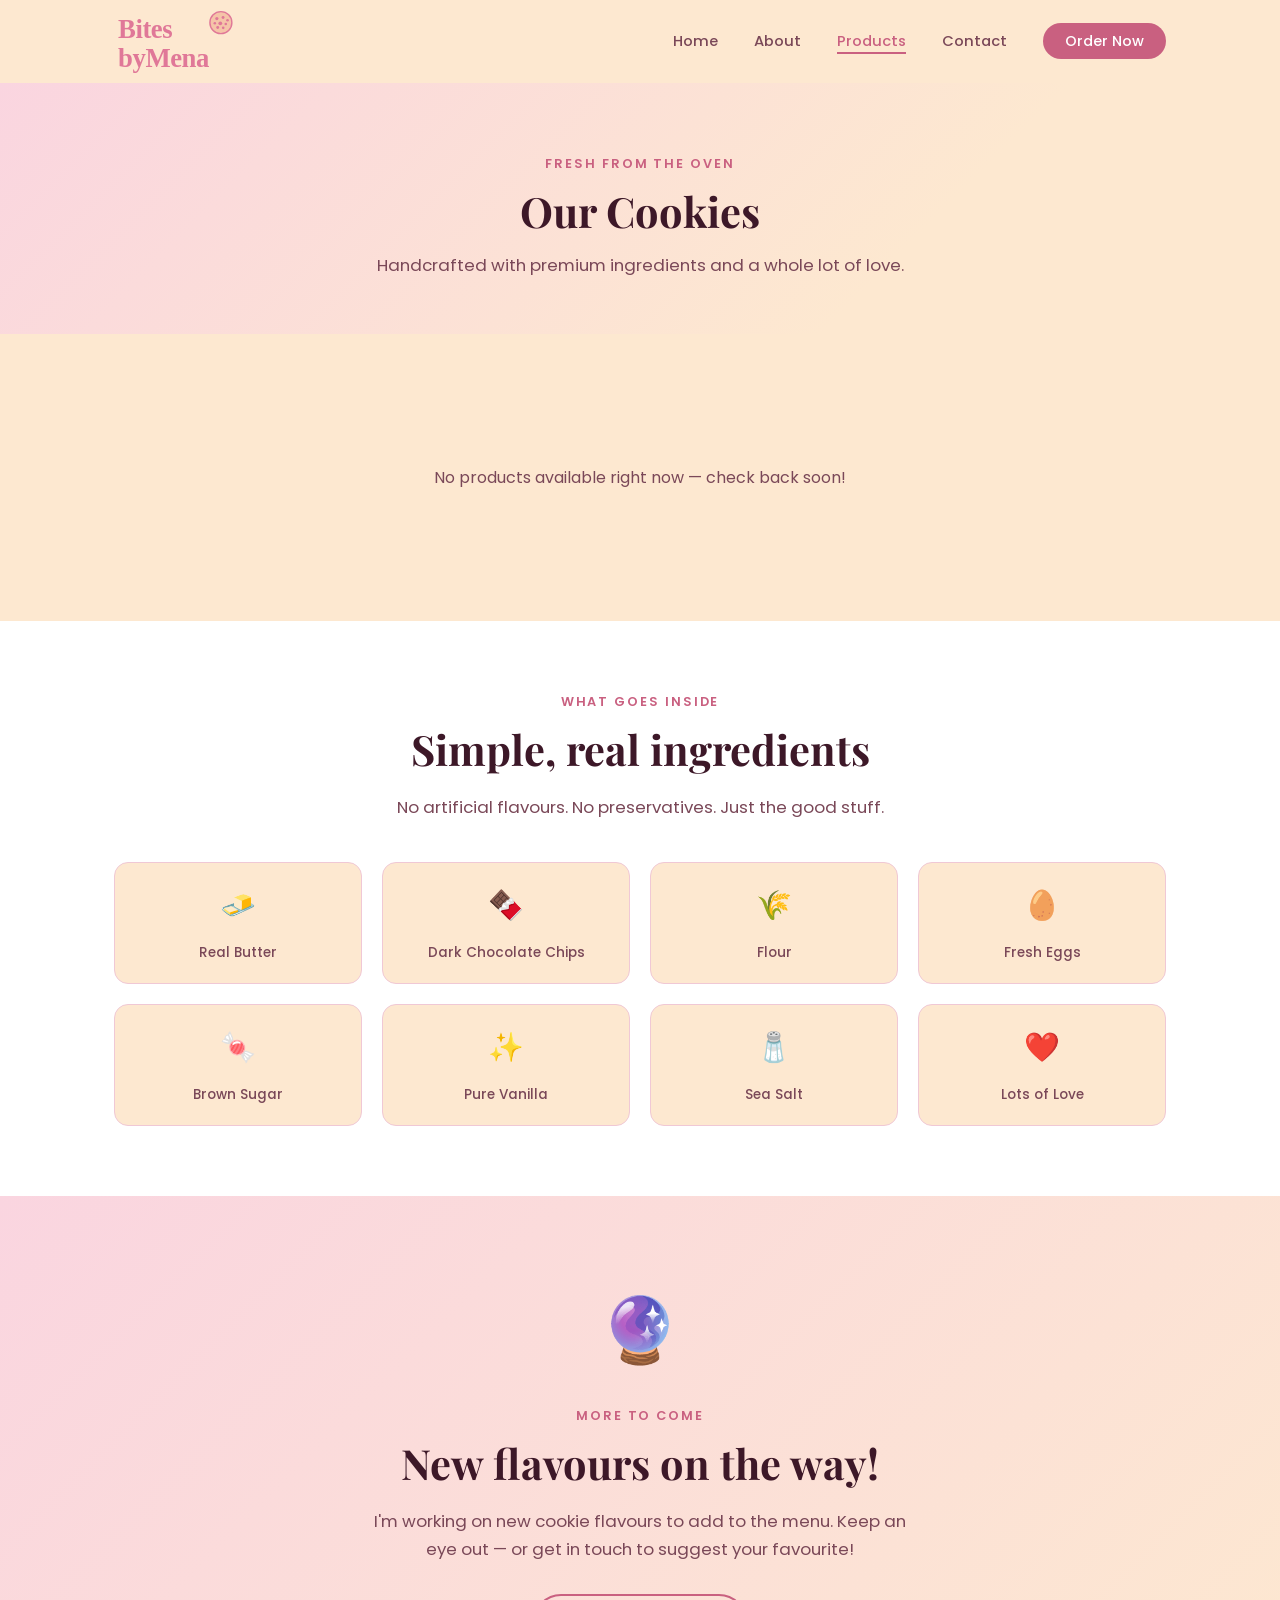
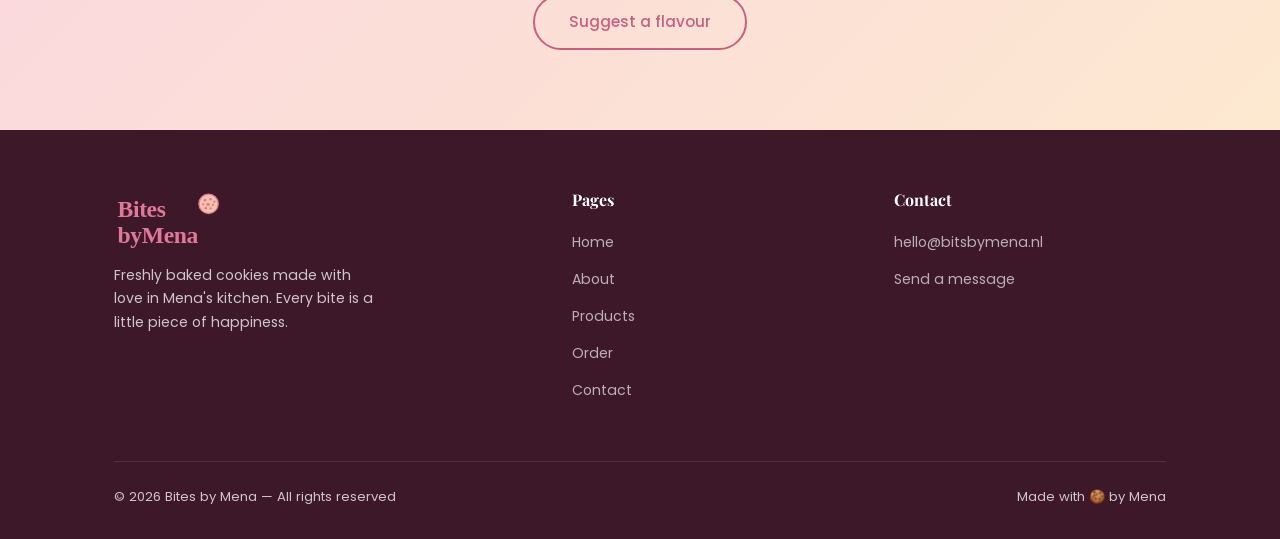
<file: products.html>
<!DOCTYPE html>
<html lang="en">
<head>
  <meta charset="UTF-8" />
  <meta name="viewport" content="width=device-width, initial-scale=1.0" />
  <title>Products — Bites by Mena</title>
  <link rel="stylesheet" href="styles.css" />
  <style>
    .product-detail {
      padding: 70px 0;
    }

    .product-detail-grid {
      display: grid;
      grid-template-columns: 1fr 1fr;
      gap: 70px;
      align-items: center;
    }

    .product-detail-img {
      aspect-ratio: 1;
      background: var(--pink-light);
      border-radius: 30px;
      display: flex;
      align-items: center;
      justify-content: center;
      font-size: 10rem;
      box-shadow: 0 16px 50px var(--shadow);
      position: relative;
    }

    .product-detail-img .pd-badge {
      position: absolute;
      top: 20px;
      right: 20px;
      background: var(--red);
      color: white;
      padding: 8px 18px;
      border-radius: 50px;
      font-size: 0.82rem;
      font-weight: 600;
    }

    .product-detail-content h1 {
      font-size: 2.2rem;
      margin-bottom: 10px;
    }

    .pd-price {
      font-family: 'Playfair Display', serif;
      font-size: 2rem;
      color: var(--red);
      font-weight: 700;
      margin-bottom: 22px;
    }

    .pd-price small {
      font-size: 0.9rem;
      font-family: 'Poppins', sans-serif;
      font-weight: 400;
      color: var(--text-muted);
    }

    .pd-desc {
      color: var(--text-muted);
      font-size: 1rem;
      line-height: 1.75;
      margin-bottom: 28px;
    }

    .pd-details {
      list-style: none;
      margin-bottom: 32px;
      display: flex;
      flex-direction: column;
      gap: 10px;
    }

    .pd-details li {
      display: flex;
      align-items: center;
      gap: 10px;
      font-size: 0.9rem;
      color: var(--text-muted);
    }

    .pd-details .icon {
      font-size: 1.1rem;
      width: 28px;
    }

    .pd-actions {
      display: flex;
      gap: 14px;
      flex-wrap: wrap;
    }

    .quantity-selector {
      display: flex;
      align-items: center;
      border: 2px solid var(--border);
      border-radius: 50px;
      overflow: hidden;
    }

    .qty-btn {
      background: none;
      border: none;
      width: 40px;
      height: 46px;
      font-size: 1.2rem;
      cursor: pointer;
      color: var(--text);
      transition: background 0.2s;
      display: flex;
      align-items: center;
      justify-content: center;
    }

    .qty-btn:hover { background: var(--pink-light); }

    .qty-num {
      width: 44px;
      text-align: center;
      font-weight: 600;
      font-size: 0.95rem;
      color: var(--text);
    }

    .ingredients-section {
      background: var(--white);
      padding: 70px 0;
    }

    .ingredients-grid {
      display: grid;
      grid-template-columns: repeat(4, 1fr);
      gap: 20px;
      margin-top: 40px;
    }

    .ingredient-tag {
      background: var(--bg);
      border: 1px solid var(--border);
      border-radius: 14px;
      padding: 18px;
      text-align: center;
    }

    .ingredient-tag .ing-icon {
      font-size: 1.8rem;
      margin-bottom: 8px;
      display: block;
    }

    .ingredient-tag span {
      font-size: 0.85rem;
      font-weight: 500;
      color: var(--text-muted);
    }

    .coming-soon {
      padding: 80px 0;
      text-align: center;
      background: linear-gradient(135deg, var(--pink-light), var(--bg));
    }

    .coming-soon-box {
      max-width: 560px;
      margin: 0 auto;
    }

    .coming-soon-icon {
      font-size: 4rem;
      margin-bottom: 20px;
    }

    @media (max-width: 768px) {
      .product-detail-grid { grid-template-columns: 1fr; }
      .ingredients-grid { grid-template-columns: repeat(2, 1fr); }
    }
  </style>
</head>
<body>

  <!-- Navigation -->
  <nav class="navbar">
    <div class="container">
      <a href="index.html" class="nav-logo">
        <img src="logo.svg" alt="Bites by Mena" class="nav-logo-img"
             onerror="this.style.display='none';this.nextElementSibling.style.display='block';" />
        <div class="logo-text" style="display:none;">Bites by Mena<span>Homemade Cookies</span></div>
      </a>
      <ul class="nav-links" id="navLinks">
        <li><a href="index.html">Home</a></li>
        <li><a href="about.html">About</a></li>
        <li><a href="products.html" class="active">Products</a></li>
        <li><a href="contact.html">Contact</a></li>
        <li class="nav-cta"><a href="order.html">Order Now</a></li>
      </ul>
      <button class="nav-hamburger" id="navHamburger" aria-label="Menu">
        <span></span><span></span><span></span>
      </button>
    </div>
  </nav>

  <!-- Page Header -->
  <section class="page-header">
    <div class="container">
      <span class="section-tag">Fresh from the oven</span>
      <h1 class="section-title">Our Cookies</h1>
      <p>Handcrafted with premium ingredients and a whole lot of love.</p>
    </div>
  </section>

  <!-- Products — loaded from dashboard or fallback to default -->
  <section class="product-detail">
    <div class="container" id="productsContainer">
      <!-- Rendered by JS below -->
    </div>
  </section>

  <!-- Ingredients -->
  <section class="ingredients-section">
    <div class="container section-center">
      <span class="section-tag">What goes inside</span>
      <h2 class="section-title">Simple, real ingredients</h2>
      <p class="section-sub">No artificial flavours. No preservatives. Just the good stuff.</p>

      <div class="ingredients-grid">
        <div class="ingredient-tag">
          <span class="ing-icon">🧈</span>
          <span>Real Butter</span>
        </div>
        <div class="ingredient-tag">
          <span class="ing-icon">🍫</span>
          <span>Dark Chocolate Chips</span>
        </div>
        <div class="ingredient-tag">
          <span class="ing-icon">🌾</span>
          <span>Flour</span>
        </div>
        <div class="ingredient-tag">
          <span class="ing-icon">🥚</span>
          <span>Fresh Eggs</span>
        </div>
        <div class="ingredient-tag">
          <span class="ing-icon">🍬</span>
          <span>Brown Sugar</span>
        </div>
        <div class="ingredient-tag">
          <span class="ing-icon">✨</span>
          <span>Pure Vanilla</span>
        </div>
        <div class="ingredient-tag">
          <span class="ing-icon">🧂</span>
          <span>Sea Salt</span>
        </div>
        <div class="ingredient-tag">
          <span class="ing-icon">❤️</span>
          <span>Lots of Love</span>
        </div>
      </div>
    </div>
  </section>

  <!-- Coming soon -->
  <section class="coming-soon">
    <div class="container">
      <div class="coming-soon-box">
        <div class="coming-soon-icon">🔮</div>
        <span class="section-tag">More to come</span>
        <h2 class="section-title">New flavours on the way!</h2>
        <p class="section-sub" style="margin: 0 auto 30px;">
          I'm working on new cookie flavours to add to the menu. Keep an eye out
          — or get in touch to suggest your favourite!
        </p>
        <a href="contact.html" class="btn btn-outline">Suggest a flavour</a>
      </div>
    </div>
  </section>

  <!-- Footer -->
  <footer class="footer">
    <div class="container">
      <div class="footer-grid">
        <div class="footer-brand">
          <img src="logo.svg" alt="Bites by Mena" class="footer-logo-img" />
          <p>Freshly baked cookies made with love in Mena's kitchen. Every bite is a little piece of happiness.</p>
        </div>
        <div>
          <h4>Pages</h4>
          <ul>
            <li><a href="index.html">Home</a></li>
            <li><a href="about.html">About</a></li>
            <li><a href="products.html">Products</a></li>
            <li><a href="order.html">Order</a></li>
            <li><a href="contact.html">Contact</a></li>
          </ul>
        </div>
        <div>
          <h4>Contact</h4>
          <ul>
            <li><a href="mailto:hello@bitsbymena.nl">hello@bitsbymena.nl</a></li>
            <li><a href="contact.html">Send a message</a></li>
          </ul>
        </div>
      </div>
      <div class="footer-bottom">
        <span>© 2026 Bites by Mena — All rights reserved</span>
        <span>Made with 🍪 by Mena</span>
      </div>
    </div>
  </footer>

  <script>
    const navbar = document.querySelector('.navbar');
    window.addEventListener('scroll', function () {
      navbar.classList.toggle('navbar--scrolled', window.scrollY > 20);
    });

    const hamburger = document.getElementById('navHamburger');
    const navLinks  = document.getElementById('navLinks');
    hamburger.addEventListener('click', () => {
      const isOpen = navLinks.classList.toggle('mobile-open');
      hamburger.classList.toggle('open');
      if (isOpen) navbar.classList.add('navbar--scrolled');
      else if (window.scrollY <= 20) navbar.classList.remove('navbar--scrolled');
    });
    navLinks.querySelectorAll('a').forEach(link =>
      link.addEventListener('click', () => {
        navLinks.classList.remove('mobile-open');
        hamburger.classList.remove('open');
        if (window.scrollY <= 20) navbar.classList.remove('navbar--scrolled');
      })
    );

    const FIREBASE_URL = 'https://bites-by-mena-default-rtdb.europe-west1.firebasedatabase.app';

    async function renderProducts() {
      const container = document.getElementById('productsContainer');
      let stored = [];
      try {
        const res = await fetch(`${FIREBASE_URL}/bbm_products.json`);
        if (res.ok) {
          const raw = await res.json();
          if (raw) {
            const data = Array.isArray(raw) ? raw : Object.values(raw);
            if (data.length) stored = data;
          }
        }
      } catch {}
      if (!stored.length) {
        try { stored = JSON.parse(localStorage.getItem('bbm_products')) || []; } catch {}
      }
      const list = stored.filter(p => p.available);

      if (list.length === 0) {
        container.innerHTML = `<p style="text-align:center;padding:60px 0;color:var(--text-muted);">No products available right now — check back soon!</p>`;
        return;
      }

      container.innerHTML = list.map((p, i) => `
        <div class="product-detail-grid" style="margin-bottom:${list.length > 1 ? '70px' : '0'}">
          <div class="product-detail-img" style="${p.image ? 'padding:0;overflow:hidden;' : ''}">
            ${p.image
              ? `<img src="${p.image}" alt="${p.name}" style="width:100%;height:100%;object-fit:cover;border-radius:30px;" />`
              : '🍪'}
            ${p.badge ? `<span class="pd-badge">✨ ${p.badge}</span>` : ''}
          </div>
          <div class="product-detail-content">
            <span class="section-tag">Handmade Cookie</span>
            <h1>${p.name}</h1>
            <div class="pd-price">€${parseFloat(p.price).toFixed(2)} <small>${p.unit ? '/ ' + p.unit : ''}</small></div>
            <p class="pd-desc">${p.description}</p>
            <ul class="pd-details">
              <li><span class="icon">🌿</span> Made with quality, natural ingredients</li>
              <li><span class="icon">🏠</span> Baked fresh in Mena's kitchen</li>
              <li><span class="icon">📦</span> Carefully packed per order</li>
              <li><span class="icon">⏱️</span> Order in advance — freshness guaranteed</li>
            </ul>
            <div class="pd-actions">
              <a href="order.html?id=${p.id}" class="btn btn-primary">Order Now</a>
            </div>
          </div>
        </div>`).join('');
    }

    renderProducts();
    document.addEventListener('visibilitychange', () => { if (!document.hidden) renderProducts(); });
  </script>

</body>
</html>
</file>
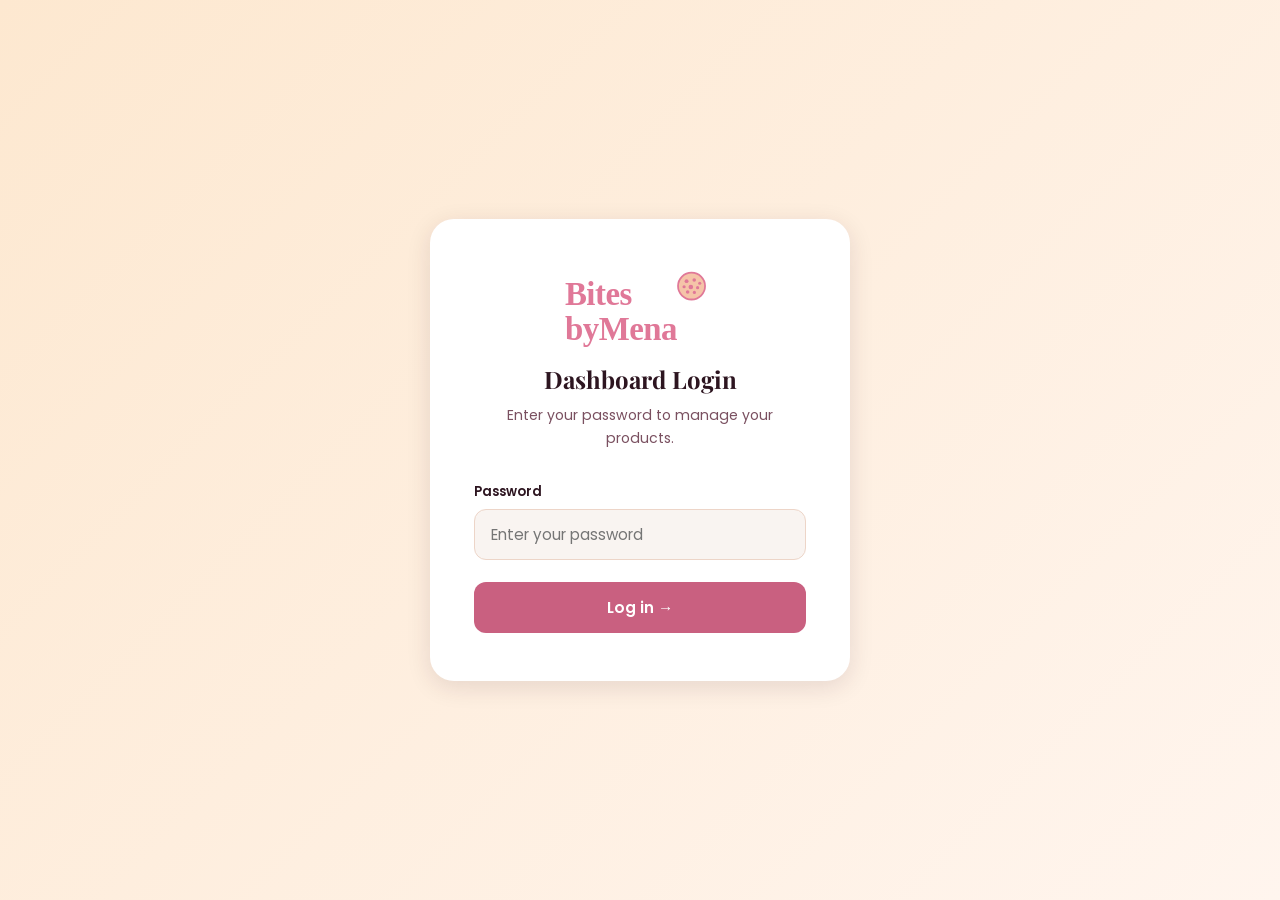
<file: dashboard/dashboard.html>
<!DOCTYPE html>
<html lang="en">
<head>
  <meta charset="UTF-8" />
  <meta name="viewport" content="width=device-width, initial-scale=1.0" />
  <title>Dashboard — Bites by Mena</title>
  <link rel="stylesheet" href="styles.css" />
</head>
<body>

  <div class="dash-wrap">

    <!-- ── Sidebar ── -->
    <aside class="sidebar">
      <div class="sidebar-logo">
        <img src="logo.svg" alt="Bites by Mena" />
      </div>

      <span class="sidebar-label">Menu</span>
      <ul class="sidebar-nav">
        <li>
          <a href="#" class="active" onclick="showSection('products', this)">
            <span class="nav-icon">🍪</span> Products
          </a>
        </li>
        <li>
          <a href="#" onclick="showSection('add', this); resetForm()">
            <span class="nav-icon">➕</span> Add Product
          </a>
        </li>
        <li>
          <a href="https://bites-by-mena-website.vercel.app" target="_blank">
            <span class="nav-icon">🌐</span> View Website
          </a>
        </li>
      </ul>

      <div class="sidebar-bottom">
        <button class="btn-logout" onclick="logout()">🚪 Log out</button>
      </div>
    </aside>

    <!-- ── Main ── -->
    <div class="dash-main">

      <!-- Topbar -->
      <header class="dash-topbar">
        <div>
          <h1 id="topbarTitle">Products</h1>
          <p class="topbar-sub" id="topbarSub">Manage your cookies</p>
        </div>
        <div style="display:flex;align-items:center;gap:16px;">
          <span id="fbStatus" style="font-size:0.8rem;font-weight:500;"></span>
          <button class="btn btn-primary" onclick="showSection('add', null); resetForm()">
            ➕ Add Product
          </button>
        </div>
      </header>

      <!-- Content -->
      <div class="dash-content">

        <!-- ── Products section ── -->
        <div id="section-products" class="section active">

          <!-- Stats -->
          <div class="stats-bar">
            <div class="stat-card">
              <div class="stat-icon pink">🍪</div>
              <div>
                <div class="stat-num" id="statTotal">0</div>
                <div class="stat-lbl">Total products</div>
              </div>
            </div>
            <div class="stat-card">
              <div class="stat-icon green">✅</div>
              <div>
                <div class="stat-num" id="statActive">0</div>
                <div class="stat-lbl">Available now</div>
              </div>
            </div>
            <div class="stat-card">
              <div class="stat-icon peach">🌐</div>
              <div>
                <div class="stat-num" id="statHidden">0</div>
                <div class="stat-lbl">Hidden</div>
              </div>
            </div>
          </div>

          <!-- Section header -->
          <div class="section-header">
            <h2>Your Cookies</h2>
          </div>

          <!-- Products grid -->
          <div id="productsGrid"></div>

        </div>

        <!-- ── Add / Edit section ── -->
        <div id="section-add" class="section">
          <div class="form-card">
            <h2 class="form-title" id="formTitle">Add New Product</h2>

            <form id="productForm" onsubmit="saveProduct(event)">

              <!-- Image upload -->
              <div class="form-group">
                <label>Product photo</label>
                <div class="img-upload-area" id="uploadArea">
                  <input type="file" id="imageInput" accept="image/*" onchange="handleImageUpload(this)" />
                  <div id="uploadPlaceholder">
                    <div class="upload-icon">📷</div>
                    <p class="upload-text"><strong>Click to upload</strong> or drag & drop<br>PNG, JPG or WEBP</p>
                  </div>
                  <div class="img-preview" id="imgPreview">
                    <img id="previewImg" src="" alt="Preview" />
                    <button type="button" class="img-preview-remove" onclick="removeImage()">✕</button>
                  </div>
                </div>
              </div>

              <!-- Name + Price -->
              <div class="form-row">
                <div class="form-group">
                  <label for="prodName">Product name <span>*</span></label>
                  <input type="text" id="prodName" placeholder="e.g. Chocolate Chip Cookie" required />
                </div>
                <div class="form-group">
                  <label for="prodPrice">Price (€) <span>*</span></label>
                  <input type="number" id="prodPrice" placeholder="2.50" min="0" step="0.01" required />
                </div>
              </div>

              <!-- Description -->
              <div class="form-group">
                <label for="prodDesc">Description <span>*</span></label>
                <textarea id="prodDesc" placeholder="Describe this cookie — ingredients, taste, size..." required></textarea>
              </div>

              <!-- Badge label -->
              <div class="form-group">
                <label for="prodBadge">Badge label <small style="font-weight:400;color:var(--text-muted)">(optional — e.g. "New", "Fan favourite")</small></label>
                <input type="text" id="prodBadge" placeholder="Fan favourite" />
              </div>

              <!-- Price per unit -->
              <div class="form-group">
                <label for="prodUnit">Price unit label <small style="font-weight:400;color:var(--text-muted)">(optional — e.g. "per cookie", "per box")</small></label>
                <input type="text" id="prodUnit" placeholder="per cookie" />
              </div>

              <!-- Availability toggle -->
              <div class="form-group">
                <div class="toggle-row">
                  <div class="toggle-info">
                    <strong>Available on website</strong>
                    <span>Customers can see and order this product</span>
                  </div>
                  <label class="toggle">
                    <input type="checkbox" id="prodAvailable" checked />
                    <span class="toggle-slider"></span>
                  </label>
                </div>
              </div>

              <input type="hidden" id="editId" value="" />

              <div class="form-actions">
                <button type="submit" class="btn btn-primary" id="saveBtn">💾 Save Product</button>
                <button type="button" class="btn btn-outline" onclick="showSection('products', null)">Cancel</button>
              </div>

            </form>
          </div>
        </div>

      </div><!-- /dash-content -->
    </div><!-- /dash-main -->
  </div><!-- /dash-wrap -->

  <!-- ── Delete confirm modal ── -->
  <div class="modal-overlay" id="deleteModal">
    <div class="modal-card">
      <div class="modal-icon">🗑️</div>
      <h3>Delete product?</h3>
      <p>This will permanently remove this product from your website. This cannot be undone.</p>
      <div class="modal-actions">
        <button class="btn btn-danger" onclick="confirmDelete()">Yes, delete</button>
        <button class="btn btn-outline" onclick="closeModal()">Cancel</button>
      </div>
    </div>
  </div>

  <!-- ── Toast ── -->
  <div class="toast" id="toast"></div>

  <script>
    // ── Auth guard ──
    if (sessionStorage.getItem('bbm_auth') !== 'true') {
      window.location.href = 'index.html';
    }

    const FIREBASE_URL = 'https://bites-by-mena-default-rtdb.europe-west1.firebasedatabase.app';

    // ── State ──
    let products  = [];
    let deleteId  = null;
    let imageData = '';

    // ── Firebase helpers ──
    async function fbGet() {
      const res = await fetch(`${FIREBASE_URL}/bbm_products.json`);
      if (!res.ok) { const e = await res.json(); throw new Error(e.error || 'HTTP ' + res.status); }
      const data = await res.json();
      if (!data) return [];
      if (Array.isArray(data)) return data;
      return Object.values(data); // Firebase sometimes returns object with numeric keys
    }

    async function fbSet(data) {
      const res = await fetch(`${FIREBASE_URL}/bbm_products.json`, {
        method: 'PUT',
        headers: { 'Content-Type': 'application/json' },
        body: JSON.stringify(data)
      });
      if (!res.ok) { const e = await res.json(); throw new Error(e.error || 'HTTP ' + res.status); }
    }

    function setStatus(ok, msg) {
      const el = document.getElementById('fbStatus');
      if (!el) return;
      el.textContent = ok ? '🟢 ' + msg : '🔴 ' + msg;
      el.style.color = ok ? '#2e7d55' : '#c0392b';
    }

    async function loadProducts() {
      try {
        const data = await fbGet();
        if (data.length) { setStatus(true, 'Connected to cloud'); return data; }
        // Firebase empty — migrate from localStorage
        const local = JSON.parse(localStorage.getItem('bbm_products') || '[]');
        if (local.length) {
          await fbSet(local);
          setStatus(true, 'Data synced to cloud');
          return local;
        }
        setStatus(true, 'Connected — no products yet');
        return [];
      } catch (e) {
        setStatus(false, 'Cloud error: ' + e.message);
        return JSON.parse(localStorage.getItem('bbm_products') || '[]');
      }
    }

    async function saveProducts() {
      localStorage.setItem('bbm_products', JSON.stringify(products));
      try {
        await fbSet(products);
        setStatus(true, 'Saved & synced');
      } catch (e) {
        setStatus(false, 'Sync failed: ' + e.message);
        showToast('⚠️ Cloud sync failed: ' + e.message, 'error');
      }
    }

    // ── Navigation ──
    function showSection(name, linkEl) {
      document.querySelectorAll('.section').forEach(s => s.classList.remove('active'));
      document.getElementById('section-' + name).classList.add('active');

      document.querySelectorAll('.sidebar-nav a').forEach(a => a.classList.remove('active'));
      if (linkEl) linkEl.classList.add('active');

      const titles = {
        products: ['Products', 'Manage your cookies'],
        add:      ['Add Product', 'Fill in the details below'],
      };
      document.getElementById('topbarTitle').textContent = titles[name][0];
      document.getElementById('topbarSub').textContent   = titles[name][1];

      if (name === 'products') renderProducts();
    }

    function logout() {
      sessionStorage.removeItem('bbm_auth');
      window.location.href = 'index.html';
    }

    // ── Render products ──
    function renderProducts() {
      const grid = document.getElementById('productsGrid');
      updateStats();

      if (products.length === 0) {
        grid.innerHTML = `
          <div class="empty-state">
            <div class="empty-icon">🍪</div>
            <h3>No products yet</h3>
            <p>Add your first cookie to get started!</p>
            <button class="btn btn-primary" onclick="showSection('add', null); resetForm()">➕ Add your first product</button>
          </div>`;
        return;
      }

      grid.innerHTML = products.map(p => `
        <div class="product-card ${p.available ? '' : 'unavailable'}" id="card-${p.id}">
          <div class="pc-img">
            ${p.image
              ? `<img src="${p.image}" alt="${p.name}" />`
              : '🍪'}
            <span class="pc-badge ${p.available ? 'available' : 'unavailable'}">
              ${p.available ? '✅ Available' : '⏸ Hidden'}
            </span>
          </div>
          <div class="pc-body">
            <div class="pc-name">${p.name}</div>
            <div class="pc-price">€${parseFloat(p.price).toFixed(2)} <small style="font-weight:400;color:var(--text-muted);font-size:0.78rem">${p.unit || ''}</small></div>
            <div class="pc-desc">${p.description}</div>
            <div class="pc-actions">
              <button class="btn btn-outline btn-sm" onclick="editProduct(${p.id})">✏️ Edit</button>
              <button class="btn btn-sm ${p.available ? 'btn-outline' : 'btn-primary'}" onclick="toggleAvailability(${p.id})">
                ${p.available ? '⏸ Hide' : '▶ Show'}
              </button>
              <button class="btn btn-danger btn-sm" onclick="openDeleteModal(${p.id})">🗑️</button>
            </div>
          </div>
        </div>
      `).join('');
    }

    function updateStats() {
      const active = products.filter(p => p.available).length;
      document.getElementById('statTotal').textContent  = products.length;
      document.getElementById('statActive').textContent = active;
      document.getElementById('statHidden').textContent = products.length - active;
    }

    // ── Image upload ──
    function handleImageUpload(input) {
      const file = input.files[0];
      if (!file) return;

      // Warn if file is very large
      if (file.size > 3 * 1024 * 1024) {
        showToast('Image is large — it may slow the page. Try a smaller file.', 'error');
      }

      const reader = new FileReader();
      reader.onload = function(e) {
        imageData = e.target.result;
        document.getElementById('previewImg').src       = imageData;
        document.getElementById('imgPreview').style.display    = 'block';
        document.getElementById('uploadPlaceholder').style.display = 'none';
      };
      reader.readAsDataURL(file);
    }

    function removeImage() {
      imageData = '';
      document.getElementById('imageInput').value        = '';
      document.getElementById('imgPreview').style.display    = 'none';
      document.getElementById('uploadPlaceholder').style.display = 'block';
    }

    // ── Save product (add or edit) ──
    async function saveProduct(e) {
      e.preventDefault();
      const id = document.getElementById('editId').value;

      const product = {
        id:          id ? parseInt(id) : Date.now(),
        name:        document.getElementById('prodName').value.trim(),
        price:       document.getElementById('prodPrice').value,
        description: document.getElementById('prodDesc').value.trim(),
        badge:       document.getElementById('prodBadge').value.trim(),
        unit:        document.getElementById('prodUnit').value.trim(),
        available:   document.getElementById('prodAvailable').checked,
        image:       imageData,
      };

      if (id) {
        const idx = products.findIndex(p => p.id === parseInt(id));
        if (idx > -1) {
          if (!imageData) product.image = products[idx].image;
          products[idx] = product;
        }
        showToast('✅ Product updated!', 'success');
      } else {
        products.push(product);
        showToast('🍪 Product added!', 'success');
      }

      await saveProducts();
      resetForm();
      showSection('products', null);
      // Update active sidebar link
      document.querySelectorAll('.sidebar-nav a').forEach((a, i) => {
        a.classList.toggle('active', i === 0);
      });
    }

    // ── Edit ──
    function editProduct(id) {
      const p = products.find(p => p.id === id);
      if (!p) return;

      document.getElementById('formTitle').textContent    = 'Edit Product';
      document.getElementById('saveBtn').textContent      = '💾 Save Changes';
      document.getElementById('editId').value             = p.id;
      document.getElementById('prodName').value           = p.name;
      document.getElementById('prodPrice').value          = p.price;
      document.getElementById('prodDesc').value           = p.description;
      document.getElementById('prodBadge').value          = p.badge || '';
      document.getElementById('prodUnit').value           = p.unit  || '';
      document.getElementById('prodAvailable').checked    = p.available;

      if (p.image) {
        imageData = p.image;
        document.getElementById('previewImg').src              = p.image;
        document.getElementById('imgPreview').style.display       = 'block';
        document.getElementById('uploadPlaceholder').style.display = 'none';
      } else {
        removeImage();
      }

      showSection('add', null);
      document.getElementById('topbarTitle').textContent = 'Edit Product';
      document.getElementById('topbarSub').textContent   = 'Update the details below';
    }

    // ── Toggle availability ──
    async function toggleAvailability(id) {
      const p = products.find(p => p.id === id);
      if (!p) return;
      p.available = !p.available;
      await saveProducts();
      renderProducts();
      showToast(p.available ? '✅ Product is now visible' : '⏸ Product is now hidden', 'success');
    }

    // ── Delete ──
    function openDeleteModal(id) {
      deleteId = id;
      document.getElementById('deleteModal').classList.add('open');
    }

    function closeModal() {
      deleteId = null;
      document.getElementById('deleteModal').classList.remove('open');
    }

    async function confirmDelete() {
      products = products.filter(p => p.id !== deleteId);
      await saveProducts();
      closeModal();
      renderProducts();
      showToast('🗑️ Product deleted', 'success');
    }

    // ── Reset form ──
    function resetForm() {
      document.getElementById('productForm').reset();
      document.getElementById('editId').value           = '';
      document.getElementById('formTitle').textContent  = 'Add New Product';
      document.getElementById('saveBtn').textContent    = '💾 Save Product';
      document.getElementById('prodAvailable').checked  = true;
      removeImage();
    }

    // ── Toast ──
    function showToast(msg, type = '') {
      const t = document.getElementById('toast');
      t.textContent = msg;
      t.className   = 'toast ' + type + ' show';
      setTimeout(() => t.classList.remove('show'), 3000);
    }

    // ── Close modal on overlay click ──
    document.getElementById('deleteModal').addEventListener('click', function(e) {
      if (e.target === this) closeModal();
    });

    // ── Init ──
    loadProducts().then(data => { products = data; renderProducts(); });
  </script>

</body>
</html>
</file>
<file: styles.css>
/* ===========================
   Bites by Mena — Main Styles
   =========================== */

@import url('https://fonts.googleapis.com/css2?family=Playfair+Display:ital,wght@0,400;0,600;0,700;1,400&family=Poppins:wght@300;400;500;600&display=swap');

:root {
  --bg:          #FDE8D0;   /* warm peach cream — logo background */
  --white:       #FFFFFF;
  --pink-light:  #FAD5E0;   /* very light pink */
  --pink:        #ECA5BC;   /* medium pink */
  --pink-dark:   #E07898;   /* primary logo pink */
  --red:         #C96080;   /* deeper pink — buttons & accents */
  --red-light:   #D97898;
  --text:        #3D1828;
  --text-muted:  #7A4858;
  --border:      #F0C8D5;
  --shadow:      rgba(201, 96, 128, 0.12);
}

* {
  margin: 0;
  padding: 0;
  box-sizing: border-box;
}

html { scroll-behavior: smooth; }

body {
  font-family: 'Poppins', sans-serif;
  background-color: var(--bg);
  color: var(--text);
  line-height: 1.7;
}

/* ── Typography ── */
h1, h2, h3, h4 {
  font-family: 'Playfair Display', serif;
  line-height: 1.25;
}

a {
  color: inherit;
  text-decoration: none;
}

img {
  max-width: 100%;
  display: block;
}

/* ── Utility ── */
.container {
  max-width: 1100px;
  margin: 0 auto;
  padding: 0 24px;
}

.btn {
  display: inline-block;
  padding: 13px 34px;
  border-radius: 50px;
  font-family: 'Poppins', sans-serif;
  font-size: 0.95rem;
  font-weight: 500;
  cursor: pointer;
  transition: all 0.25s ease;
  border: 2px solid transparent;
}

.btn-primary {
  background: var(--red);
  color: var(--white);
  border-color: var(--red);
}

.btn-primary:hover {
  background: var(--red-light);
  border-color: var(--red-light);
  transform: translateY(-2px);
  box-shadow: 0 8px 24px var(--shadow);
}

.btn-outline {
  background: transparent;
  color: var(--red);
  border-color: var(--red);
}

.btn-outline:hover {
  background: var(--red);
  color: var(--white);
  transform: translateY(-2px);
}

.section-tag {
  font-size: 0.8rem;
  font-weight: 600;
  letter-spacing: 0.15em;
  text-transform: uppercase;
  color: var(--red);
  margin-bottom: 10px;
  display: block;
}

.section-title {
  font-size: clamp(1.8rem, 4vw, 2.6rem);
  color: var(--text);
  margin-bottom: 18px;
}

.section-sub {
  color: var(--text-muted);
  font-size: 1.05rem;
  max-width: 560px;
}

/* ── Navigation ── */
.navbar {
  background: transparent;
  position: sticky;
  top: 0;
  z-index: 100;
  border-bottom: 1px solid transparent;
  box-shadow: none;
  transition: background 0.35s ease, border-color 0.35s ease, box-shadow 0.35s ease;
}

.navbar--scrolled {
  background: var(--white);
  border-bottom-color: var(--border);
  box-shadow: 0 2px 16px var(--shadow);
}

.navbar .container {
  display: flex;
  align-items: center;
  justify-content: space-between;
  height: 82px;
}

.nav-logo {
  display: flex;
  align-items: center;
  gap: 10px;
}

.nav-logo-img {
  height: 68px;
  width: auto;
}

/* Fallback text logo (shown if image not available) */
.nav-logo .logo-text {
  font-family: 'Playfair Display', serif;
  font-size: 1.3rem;
  font-weight: 700;
  color: var(--text);
  line-height: 1.1;
}

.nav-logo .logo-text span {
  display: block;
  font-size: 0.65rem;
  font-family: 'Poppins', sans-serif;
  font-weight: 400;
  color: var(--text-muted);
  letter-spacing: 0.1em;
  text-transform: uppercase;
}

.nav-links {
  list-style: none;
  display: flex;
  gap: 36px;
  align-items: center;
}

.nav-links a {
  font-size: 0.92rem;
  font-weight: 500;
  color: var(--text-muted);
  transition: color 0.2s;
  position: relative;
  padding-bottom: 3px;
}

.nav-links a::after {
  content: '';
  position: absolute;
  bottom: 0;
  left: 0;
  width: 0;
  height: 2px;
  background: var(--red);
  transition: width 0.25s ease;
}

.nav-links a:hover,
.nav-links a.active {
  color: var(--red);
}

.nav-links a:hover::after,
.nav-links a.active::after {
  width: 100%;
}

.nav-links .nav-cta a {
  background: var(--red);
  color: var(--white);
  padding: 8px 22px;
  border-radius: 50px;
  font-size: 0.9rem;
}

.nav-links .nav-cta a:hover {
  background: var(--red-light);
  color: var(--white);
}

.nav-links .nav-cta a::after { display: none; }

/* ── Hero ── */
.hero {
  padding: 90px 0 70px;
  overflow: hidden;
}

.hero .container {
  display: grid;
  grid-template-columns: 1fr 1fr;
  gap: 60px;
  align-items: center;
}

.hero-tag {
  display: inline-block;
  background: var(--pink-light);
  color: var(--red);
  font-size: 0.8rem;
  font-weight: 600;
  letter-spacing: 0.12em;
  text-transform: uppercase;
  padding: 6px 18px;
  border-radius: 50px;
  margin-bottom: 22px;
}

.hero h1 {
  font-size: clamp(2.2rem, 5vw, 3.4rem);
  color: var(--text);
  margin-bottom: 20px;
}

.hero h1 em {
  font-style: italic;
  color: var(--red);
}

.hero-desc {
  color: var(--text-muted);
  font-size: 1.05rem;
  margin-bottom: 36px;
  max-width: 460px;
}

.hero-btns {
  display: flex;
  gap: 14px;
  flex-wrap: wrap;
}

.hero-img {
  position: relative;
}

.hero-img .img-wrap {
  width: 100%;
  aspect-ratio: 1;
  border-radius: 50% 40% 50% 40%;
  background: var(--pink-light);
  display: flex;
  align-items: center;
  justify-content: center;
  font-size: 8rem;
  overflow: hidden;
  box-shadow: 0 20px 60px var(--shadow);
}

.hero-badge {
  position: absolute;
  bottom: 20px;
  left: -10px;
  background: var(--white);
  border-radius: 16px;
  padding: 14px 20px;
  box-shadow: 0 8px 30px var(--shadow);
  display: flex;
  align-items: center;
  gap: 12px;
}

.hero-badge .badge-icon { font-size: 1.6rem; }
.hero-badge strong {
  font-family: 'Playfair Display', serif;
  font-size: 1rem;
  color: var(--text);
  display: block;
}
.hero-badge span {
  font-size: 0.78rem;
  color: var(--text-muted);
}

/* ── Strip / Features ── */
.strip {
  background: var(--red);
  padding: 22px 0;
}

.strip .container {
  display: flex;
  justify-content: center;
  gap: 60px;
  flex-wrap: wrap;
}

.strip-item {
  display: flex;
  align-items: center;
  gap: 10px;
  color: var(--white);
  font-size: 0.9rem;
  font-weight: 500;
}

.strip-item .icon { font-size: 1.3rem; }

/* ── Section spacing ── */
.section { padding: 80px 0; }
.section-alt { background: var(--white); }
.section-center { text-align: center; }
.section-center .section-sub { margin: 0 auto; }

/* ── Product Card ── */
.product-grid {
  display: grid;
  grid-template-columns: repeat(auto-fill, minmax(300px, 1fr));
  gap: 32px;
  margin-top: 48px;
}

.product-card {
  background: var(--white);
  border-radius: 20px;
  overflow: hidden;
  box-shadow: 0 4px 20px var(--shadow);
  transition: transform 0.3s ease, box-shadow 0.3s ease;
}

.product-card:hover {
  transform: translateY(-6px);
  box-shadow: 0 16px 40px var(--shadow);
}

.product-img {
  height: 240px;
  background: var(--pink-light);
  display: flex;
  align-items: center;
  justify-content: center;
  font-size: 6rem;
  position: relative;
}

.product-badge {
  position: absolute;
  top: 14px;
  right: 14px;
  background: var(--red);
  color: var(--white);
  font-size: 0.75rem;
  font-weight: 600;
  padding: 5px 14px;
  border-radius: 50px;
}

.product-info {
  padding: 24px;
}

.product-info h3 {
  font-size: 1.25rem;
  margin-bottom: 8px;
  color: var(--text);
}

.product-info p {
  color: var(--text-muted);
  font-size: 0.9rem;
  margin-bottom: 18px;
  line-height: 1.6;
}

.product-footer {
  display: flex;
  align-items: center;
  justify-content: space-between;
}

.product-price {
  font-family: 'Playfair Display', serif;
  font-size: 1.5rem;
  color: var(--red);
  font-weight: 700;
}

.product-price span {
  font-size: 0.8rem;
  font-family: 'Poppins', sans-serif;
  font-weight: 400;
  color: var(--text-muted);
}

/* ── About Preview ── */
.about-preview .container {
  display: grid;
  grid-template-columns: 1fr 1fr;
  gap: 70px;
  align-items: center;
}

.about-img-wrap {
  position: relative;
}

.about-img-frame {
  width: 100%;
  aspect-ratio: 4/5;
  background: var(--pink-light);
  border-radius: 30px 60px 30px 60px;
  display: flex;
  align-items: center;
  justify-content: center;
  font-size: 7rem;
  box-shadow: 0 16px 50px var(--shadow);
}

.about-deco {
  position: absolute;
  width: 140px;
  height: 140px;
  background: var(--pink);
  border-radius: 30px;
  top: -20px;
  right: -20px;
  z-index: -1;
  opacity: 0.5;
}

.about-content .section-sub { margin-bottom: 24px; }

.about-stats {
  display: grid;
  grid-template-columns: repeat(3, 1fr);
  gap: 20px;
  margin: 32px 0;
}

.stat {
  text-align: center;
  padding: 18px;
  background: var(--bg);
  border-radius: 16px;
  border: 1px solid var(--border);
}

.stat-num {
  font-family: 'Playfair Display', serif;
  font-size: 1.8rem;
  color: var(--red);
  font-weight: 700;
  display: block;
}

.stat-label {
  font-size: 0.78rem;
  color: var(--text-muted);
  margin-top: 4px;
  display: block;
}

/* ── Order / Form ── */
.order-grid {
  display: grid;
  grid-template-columns: 1fr 1.2fr;
  gap: 50px;
  align-items: start;
  margin-top: 50px;
}

.order-info {
  background: var(--red);
  color: var(--white);
  border-radius: 24px;
  padding: 40px 36px;
}

.order-info h3 {
  font-size: 1.6rem;
  margin-bottom: 14px;
  color: var(--white);
}

.order-info p {
  opacity: 0.85;
  font-size: 0.95rem;
  margin-bottom: 28px;
}

.order-details {
  list-style: none;
  display: flex;
  flex-direction: column;
  gap: 14px;
}

.order-details li {
  display: flex;
  align-items: center;
  gap: 12px;
  font-size: 0.9rem;
  opacity: 0.9;
}

.order-details .di { font-size: 1.2rem; }

.order-form-wrap {
  background: var(--white);
  border-radius: 24px;
  padding: 40px 36px;
  box-shadow: 0 8px 40px var(--shadow);
}

.order-form-wrap h3 {
  font-size: 1.5rem;
  margin-bottom: 28px;
  color: var(--text);
}

.form-row {
  display: grid;
  grid-template-columns: 1fr 1fr;
  gap: 18px;
}

.form-group {
  margin-bottom: 20px;
}

.form-group label {
  display: block;
  font-size: 0.85rem;
  font-weight: 600;
  color: var(--text);
  margin-bottom: 7px;
}

.form-group input,
.form-group select,
.form-group textarea {
  width: 100%;
  padding: 13px 16px;
  border: 1.5px solid var(--border);
  border-radius: 12px;
  font-family: 'Poppins', sans-serif;
  font-size: 0.9rem;
  color: var(--text);
  background: var(--bg);
  transition: border-color 0.2s, box-shadow 0.2s;
  outline: none;
}

.form-group input:focus,
.form-group select:focus,
.form-group textarea:focus {
  border-color: var(--red);
  box-shadow: 0 0 0 3px rgba(201, 73, 94, 0.1);
}

.form-group textarea {
  resize: vertical;
  min-height: 100px;
}

.form-product {
  background: var(--pink-light);
  border-radius: 16px;
  padding: 18px;
  display: flex;
  align-items: center;
  gap: 16px;
  margin-bottom: 22px;
}

.form-product .fp-icon { font-size: 2.5rem; }

.form-product .fp-info strong {
  display: block;
  font-size: 0.95rem;
  color: var(--text);
}

.form-product .fp-info span {
  font-size: 0.82rem;
  color: var(--text-muted);
}

.form-submit-note {
  font-size: 0.78rem;
  color: var(--text-muted);
  text-align: center;
  margin-top: 12px;
}

/* ── Contact ── */
.contact-grid {
  display: grid;
  grid-template-columns: 1fr 1.4fr;
  gap: 50px;
  margin-top: 50px;
}

.contact-card {
  background: var(--white);
  border-radius: 20px;
  padding: 28px;
  display: flex;
  align-items: flex-start;
  gap: 18px;
  box-shadow: 0 4px 20px var(--shadow);
  margin-bottom: 20px;
  transition: transform 0.2s;
}

.contact-card:hover { transform: translateY(-3px); }

.contact-card .cc-icon {
  width: 50px;
  height: 50px;
  min-width: 50px;
  background: var(--pink-light);
  border-radius: 14px;
  display: flex;
  align-items: center;
  justify-content: center;
  font-size: 1.4rem;
}

.contact-card h4 {
  font-size: 1rem;
  margin-bottom: 4px;
  color: var(--text);
}

.contact-card p, .contact-card a {
  font-size: 0.88rem;
  color: var(--text-muted);
  transition: color 0.2s;
}

.contact-card a:hover { color: var(--red); }

.contact-form {
  background: var(--white);
  border-radius: 24px;
  padding: 40px 36px;
  box-shadow: 0 8px 40px var(--shadow);
}

.contact-form h3 {
  font-size: 1.5rem;
  margin-bottom: 28px;
}

/* ── Full page about ── */
.about-hero {
  padding: 80px 0 60px;
  background: linear-gradient(135deg, var(--pink-light) 0%, var(--bg) 60%);
  text-align: center;
}

.about-hero h1 { margin-bottom: 16px; }
.about-hero p {
  color: var(--text-muted);
  max-width: 600px;
  margin: 0 auto;
  font-size: 1.05rem;
}

.story-section {
  padding: 80px 0;
}

.story-grid {
  display: grid;
  grid-template-columns: 1fr 1fr;
  gap: 70px;
  align-items: center;
  margin-bottom: 70px;
}

.story-grid.reverse { direction: rtl; }
.story-grid.reverse > * { direction: ltr; }

.story-text .section-tag { margin-bottom: 10px; }
.story-text h2 { font-size: 1.9rem; margin-bottom: 16px; }
.story-text p {
  color: var(--text-muted);
  margin-bottom: 14px;
  font-size: 0.97rem;
}

.story-img {
  aspect-ratio: 4/3;
  background: var(--pink-light);
  border-radius: 24px;
  display: flex;
  align-items: center;
  justify-content: center;
  font-size: 7rem;
  box-shadow: 0 10px 40px var(--shadow);
}

.values-section {
  background: var(--white);
  padding: 80px 0;
}

.values-grid {
  display: grid;
  grid-template-columns: repeat(3, 1fr);
  gap: 28px;
  margin-top: 48px;
}

.value-card {
  text-align: center;
  padding: 36px 24px;
  background: var(--bg);
  border-radius: 20px;
  border: 1px solid var(--border);
  transition: transform 0.25s;
}

.value-card:hover { transform: translateY(-5px); }

.value-icon {
  font-size: 2.4rem;
  margin-bottom: 16px;
  display: block;
}

.value-card h3 { font-size: 1.1rem; margin-bottom: 10px; }
.value-card p { font-size: 0.88rem; color: var(--text-muted); }

/* ── Footer ── */
.footer-logo-img {
  height: 60px;
  width: auto;
  margin-bottom: 14px;
}

.footer {
  background: var(--text);
  color: rgba(255,255,255,0.75);
  padding: 60px 0 30px;
}

.footer-grid {
  display: grid;
  grid-template-columns: 1.5fr 1fr 1fr;
  gap: 50px;
  margin-bottom: 48px;
}

.footer-brand .logo-text {
  color: var(--white);
  font-family: 'Playfair Display', serif;
  font-size: 1.4rem;
  font-weight: 700;
  display: block;
  margin-bottom: 6px;
}

.footer-brand .logo-text span {
  font-size: 0.7rem;
  font-family: 'Poppins', sans-serif;
  font-weight: 400;
  letter-spacing: 0.1em;
  text-transform: uppercase;
  opacity: 0.6;
  display: block;
}

.footer-brand p {
  margin-top: 14px;
  font-size: 0.88rem;
  line-height: 1.7;
  max-width: 260px;
}

.footer h4 {
  font-family: 'Playfair Display', serif;
  font-size: 1rem;
  color: var(--white);
  margin-bottom: 18px;
}

.footer ul { list-style: none; }
.footer ul li { margin-bottom: 10px; }
.footer ul a {
  font-size: 0.88rem;
  color: rgba(255,255,255,0.65);
  transition: color 0.2s;
}
.footer ul a:hover { color: var(--pink); }

.footer-bottom {
  border-top: 1px solid rgba(255,255,255,0.1);
  padding-top: 24px;
  display: flex;
  align-items: center;
  justify-content: space-between;
  font-size: 0.82rem;
}

/* ── Page header ── */
.page-header {
  background: linear-gradient(135deg, var(--pink-light) 0%, var(--bg) 70%);
  padding: 70px 0 55px;
  text-align: center;
}

.page-header h1 { margin-bottom: 14px; }
.page-header p { color: var(--text-muted); font-size: 1.05rem; }

/* ── Success message ── */
.form-success {
  display: none;
  background: #d4edda;
  color: #155724;
  border: 1px solid #c3e6cb;
  border-radius: 12px;
  padding: 16px 20px;
  margin-top: 16px;
  font-size: 0.9rem;
  text-align: center;
}

/* ── Hamburger button (hidden on desktop) ── */
.nav-hamburger {
  display: none;
  flex-direction: column;
  justify-content: center;
  gap: 5px;
  background: none;
  border: none;
  cursor: pointer;
  padding: 6px;
  border-radius: 8px;
}

.nav-hamburger span {
  display: block;
  width: 24px;
  height: 2.5px;
  background: var(--text);
  border-radius: 2px;
  transition: transform 0.3s ease, opacity 0.3s ease;
}

.nav-hamburger.open span:nth-child(1) { transform: translateY(7.5px) rotate(45deg); }
.nav-hamburger.open span:nth-child(2) { opacity: 0; }
.nav-hamburger.open span:nth-child(3) { transform: translateY(-7.5px) rotate(-45deg); }

/* ── Responsive ── */
@media (max-width: 768px) {

  /* — Hamburger & dropdown menu — */
  .nav-hamburger { display: flex; }

  .navbar .container { flex-wrap: wrap; }

  .navbar .container { height: auto; min-height: 82px; }

  .nav-links {
    display: none;
    width: 100%;
    flex-direction: column;
    gap: 0;
    border-top: 1px solid var(--border);
    padding: 8px 0 18px;
  }

  .nav-links.mobile-open {
    display: flex;
    background: var(--white);
  }

  .nav-links li {
    padding: 13px 0;
    border-bottom: 1px solid var(--border);
  }

  .nav-links li:last-child { border-bottom: none; }

  .nav-links a { font-size: 1rem; color: var(--text); }

  .nav-links .nav-cta { margin-top: 6px; }
  .nav-links .nav-cta a {
    background: none;
    color: var(--red);
    padding: 0;
    border-radius: 0;
    font-weight: 600;
  }

  /* — Logo on mobile — */
  .nav-logo-img { height: 56px; }

  /* — Hero: bigger cookie, smaller badge — */
  .hero-img .img-wrap { font-size: 11rem; }

  .hero-badge {
    padding: 9px 13px;
    gap: 8px;
    bottom: 12px;
    left: -4px;
    border-radius: 12px;
  }

  .hero-badge .badge-icon { font-size: 1.1rem; }

  .hero-badge strong { font-size: 0.82rem; }

  .hero-badge span { font-size: 0.68rem; }

  /* — Layout resets — */
  .hero .container,
  .about-preview .container,
  .order-grid,
  .contact-grid,
  .story-grid,
  .footer-grid {
    grid-template-columns: 1fr;
    gap: 40px;
  }

  .story-grid.reverse { direction: ltr; }

  .hero-img { max-width: 320px; margin: 0 auto; }

  .form-row { grid-template-columns: 1fr; }

  .values-grid { grid-template-columns: 1fr; }

  .about-stats { grid-template-columns: repeat(3, 1fr); }

  .footer-bottom { flex-direction: column; gap: 8px; text-align: center; }

  .strip .container { gap: 28px; }
}
</file>
<file: dashboard/styles.css>
/* ============================
   Bites by Mena — Dashboard
   ============================ */

@import url('https://fonts.googleapis.com/css2?family=Playfair+Display:wght@600;700&family=Poppins:wght@300;400;500;600&display=swap');

:root {
  --brand-pink:   #E07898;
  --brand-deep:   #C96080;
  --brand-peach:  #FDE8D0;
  --brand-dark:   #3D1828;
  --bg:           #F9F4F1;
  --white:        #FFFFFF;
  --border:       #EDD5C8;
  --text:         #2D1520;
  --text-muted:   #7A5060;
  --success:      #4CAF82;
  --danger:       #E05555;
  --shadow-sm:    0 2px 8px rgba(61,24,40,0.08);
  --shadow-md:    0 6px 24px rgba(61,24,40,0.12);
  --sidebar-w:    240px;
}

* { margin: 0; padding: 0; box-sizing: border-box; }
html { scroll-behavior: smooth; }

body {
  font-family: 'Poppins', sans-serif;
  background: var(--bg);
  color: var(--text);
  line-height: 1.6;
  min-height: 100vh;
}

a { text-decoration: none; color: inherit; }
img { max-width: 100%; display: block; }
button { cursor: pointer; font-family: 'Poppins', sans-serif; }

/* ── Login page ── */
.login-page {
  min-height: 100vh;
  display: flex;
  align-items: center;
  justify-content: center;
  background: linear-gradient(135deg, var(--brand-peach) 0%, #fff5ee 100%);
  padding: 24px;
}

.login-card {
  background: var(--white);
  border-radius: 24px;
  padding: 48px 44px;
  width: 100%;
  max-width: 420px;
  box-shadow: var(--shadow-md);
  text-align: center;
}

.login-logo {
  width: 160px;
  margin: 0 auto 10px;
}

.login-card h1 {
  font-family: 'Playfair Display', serif;
  font-size: 1.5rem;
  color: var(--text);
  margin-bottom: 6px;
}

.login-card p {
  font-size: 0.88rem;
  color: var(--text-muted);
  margin-bottom: 32px;
}

.login-field {
  text-align: left;
  margin-bottom: 18px;
}

.login-field label {
  display: block;
  font-size: 0.82rem;
  font-weight: 600;
  color: var(--text);
  margin-bottom: 7px;
}

.login-field input {
  width: 100%;
  padding: 13px 16px;
  border: 1.5px solid var(--border);
  border-radius: 12px;
  font-family: 'Poppins', sans-serif;
  font-size: 0.95rem;
  color: var(--text);
  background: var(--bg);
  outline: none;
  transition: border-color 0.2s, box-shadow 0.2s;
}

.login-field input:focus {
  border-color: var(--brand-pink);
  box-shadow: 0 0 0 3px rgba(224,120,152,0.12);
}

.login-error {
  background: #fff0f0;
  color: var(--danger);
  border: 1px solid #f5c0c0;
  border-radius: 10px;
  padding: 11px 16px;
  font-size: 0.85rem;
  margin-bottom: 16px;
  display: none;
}

.btn-login {
  width: 100%;
  padding: 14px;
  background: var(--brand-deep);
  color: var(--white);
  border: none;
  border-radius: 12px;
  font-size: 0.95rem;
  font-weight: 600;
  transition: background 0.2s, transform 0.15s;
  margin-top: 4px;
}

.btn-login:hover {
  background: var(--brand-pink);
  transform: translateY(-1px);
}

/* ── Dashboard layout ── */
.dash-wrap {
  display: flex;
  min-height: 100vh;
}

/* Sidebar */
.sidebar {
  width: var(--sidebar-w);
  background: var(--brand-dark);
  position: fixed;
  top: 0; left: 0; bottom: 0;
  display: flex;
  flex-direction: column;
  z-index: 50;
  overflow-y: auto;
}

.sidebar-logo {
  padding: 28px 24px 20px;
  border-bottom: 1px solid rgba(255,255,255,0.08);
}

.sidebar-logo img {
  width: 130px;
}

.sidebar-label {
  font-size: 0.65rem;
  letter-spacing: 0.14em;
  text-transform: uppercase;
  color: rgba(255,255,255,0.35);
  padding: 20px 24px 8px;
  font-weight: 600;
}

.sidebar-nav {
  list-style: none;
  flex: 1;
}

.sidebar-nav li a {
  display: flex;
  align-items: center;
  gap: 12px;
  padding: 13px 24px;
  font-size: 0.9rem;
  color: rgba(255,255,255,0.65);
  transition: all 0.2s;
  border-left: 3px solid transparent;
}

.sidebar-nav li a:hover,
.sidebar-nav li a.active {
  color: var(--white);
  background: rgba(255,255,255,0.06);
  border-left-color: var(--brand-pink);
}

.sidebar-nav .nav-icon { font-size: 1.1rem; width: 22px; }

.sidebar-bottom {
  padding: 20px 24px;
  border-top: 1px solid rgba(255,255,255,0.08);
}

.btn-logout {
  width: 100%;
  padding: 11px;
  background: rgba(255,255,255,0.07);
  color: rgba(255,255,255,0.65);
  border: 1px solid rgba(255,255,255,0.12);
  border-radius: 10px;
  font-size: 0.85rem;
  font-weight: 500;
  transition: all 0.2s;
}

.btn-logout:hover {
  background: rgba(255,255,255,0.13);
  color: var(--white);
}

/* Main content */
.dash-main {
  margin-left: var(--sidebar-w);
  flex: 1;
  display: flex;
  flex-direction: column;
  min-height: 100vh;
}

.dash-topbar {
  background: var(--white);
  border-bottom: 1px solid var(--border);
  padding: 18px 32px;
  display: flex;
  align-items: center;
  justify-content: space-between;
  position: sticky;
  top: 0;
  z-index: 40;
}

.dash-topbar h1 {
  font-family: 'Playfair Display', serif;
  font-size: 1.4rem;
  color: var(--text);
}

.topbar-sub {
  font-size: 0.82rem;
  color: var(--text-muted);
  margin-top: 2px;
}

.dash-content {
  padding: 32px;
  flex: 1;
}

/* ── Sections ── */
.section { display: none; }
.section.active { display: block; }

/* ── Stats bar ── */
.stats-bar {
  display: grid;
  grid-template-columns: repeat(3, 1fr);
  gap: 20px;
  margin-bottom: 32px;
}

.stat-card {
  background: var(--white);
  border-radius: 16px;
  padding: 22px 24px;
  box-shadow: var(--shadow-sm);
  display: flex;
  align-items: center;
  gap: 16px;
}

.stat-icon {
  width: 48px; height: 48px;
  border-radius: 12px;
  display: flex; align-items: center; justify-content: center;
  font-size: 1.4rem;
  flex-shrink: 0;
}

.stat-icon.pink  { background: #fce8ef; }
.stat-icon.peach { background: var(--brand-peach); }
.stat-icon.green { background: #e6f7ef; }

.stat-num {
  font-family: 'Playfair Display', serif;
  font-size: 1.7rem;
  font-weight: 700;
  color: var(--text);
  line-height: 1;
}

.stat-lbl {
  font-size: 0.78rem;
  color: var(--text-muted);
  margin-top: 3px;
}

/* ── Section header ── */
.section-header {
  display: flex;
  align-items: center;
  justify-content: space-between;
  margin-bottom: 24px;
}

.section-header h2 {
  font-family: 'Playfair Display', serif;
  font-size: 1.3rem;
}

/* ── Buttons ── */
.btn {
  display: inline-flex;
  align-items: center;
  gap: 7px;
  padding: 10px 22px;
  border-radius: 10px;
  font-size: 0.88rem;
  font-weight: 600;
  border: none;
  transition: all 0.2s;
}

.btn-primary {
  background: var(--brand-deep);
  color: var(--white);
}
.btn-primary:hover { background: var(--brand-pink); transform: translateY(-1px); }

.btn-outline {
  background: transparent;
  color: var(--brand-deep);
  border: 1.5px solid var(--brand-deep);
}
.btn-outline:hover { background: var(--brand-deep); color: var(--white); }

.btn-danger {
  background: #fdf0f0;
  color: var(--danger);
  border: 1px solid #f5c0c0;
}
.btn-danger:hover { background: var(--danger); color: var(--white); }

.btn-sm { padding: 7px 14px; font-size: 0.8rem; }

/* ── Product cards grid ── */
.products-grid {
  display: grid;
  grid-template-columns: repeat(auto-fill, minmax(280px, 1fr));
  gap: 24px;
}

.product-card {
  background: var(--white);
  border-radius: 18px;
  overflow: hidden;
  box-shadow: var(--shadow-sm);
  transition: box-shadow 0.25s, transform 0.25s;
}

.product-card:hover {
  box-shadow: var(--shadow-md);
  transform: translateY(-3px);
}

.product-card.unavailable { opacity: 0.55; }

.pc-img {
  height: 180px;
  background: var(--brand-peach);
  display: flex;
  align-items: center;
  justify-content: center;
  font-size: 5rem;
  overflow: hidden;
  position: relative;
}

.pc-img img {
  width: 100%;
  height: 100%;
  object-fit: cover;
}

.pc-badge {
  position: absolute;
  top: 10px; right: 10px;
  padding: 4px 12px;
  border-radius: 50px;
  font-size: 0.72rem;
  font-weight: 600;
}

.pc-badge.available   { background: #e6f7ef; color: #2e7d55; }
.pc-badge.unavailable { background: #fce8e8; color: #c0392b; }

.pc-body { padding: 18px 20px; }

.pc-name {
  font-family: 'Playfair Display', serif;
  font-size: 1.05rem;
  margin-bottom: 4px;
}

.pc-price {
  color: var(--brand-deep);
  font-weight: 600;
  font-size: 1rem;
  margin-bottom: 8px;
}

.pc-desc {
  font-size: 0.82rem;
  color: var(--text-muted);
  line-height: 1.5;
  margin-bottom: 16px;
  display: -webkit-box;
  -webkit-line-clamp: 2;
  -webkit-box-orient: vertical;
  overflow: hidden;
}

.pc-actions {
  display: flex;
  gap: 8px;
  flex-wrap: wrap;
}

/* ── Empty state ── */
.empty-state {
  text-align: center;
  padding: 70px 24px;
  background: var(--white);
  border-radius: 18px;
  box-shadow: var(--shadow-sm);
}

.empty-icon { font-size: 3.5rem; margin-bottom: 16px; }
.empty-state h3 {
  font-family: 'Playfair Display', serif;
  font-size: 1.3rem;
  margin-bottom: 8px;
}
.empty-state p {
  font-size: 0.88rem;
  color: var(--text-muted);
  margin-bottom: 24px;
}

/* ── Product form ── */
.form-card {
  background: var(--white);
  border-radius: 20px;
  padding: 36px 40px;
  box-shadow: var(--shadow-sm);
  max-width: 700px;
}

.form-title {
  font-family: 'Playfair Display', serif;
  font-size: 1.4rem;
  margin-bottom: 28px;
  padding-bottom: 18px;
  border-bottom: 1px solid var(--border);
}

.form-group {
  margin-bottom: 22px;
}

.form-group label {
  display: block;
  font-size: 0.83rem;
  font-weight: 600;
  color: var(--text);
  margin-bottom: 8px;
}

.form-group label span {
  color: var(--brand-deep);
  margin-left: 2px;
}

.form-group input[type="text"],
.form-group input[type="number"],
.form-group textarea,
.form-group select {
  width: 100%;
  padding: 12px 16px;
  border: 1.5px solid var(--border);
  border-radius: 12px;
  font-family: 'Poppins', sans-serif;
  font-size: 0.9rem;
  color: var(--text);
  background: var(--bg);
  outline: none;
  transition: border-color 0.2s, box-shadow 0.2s;
}

.form-group input:focus,
.form-group textarea:focus,
.form-group select:focus {
  border-color: var(--brand-pink);
  box-shadow: 0 0 0 3px rgba(224,120,152,0.1);
}

.form-group textarea {
  resize: vertical;
  min-height: 100px;
}

.form-row {
  display: grid;
  grid-template-columns: 1fr 1fr;
  gap: 18px;
}

/* Image upload */
.img-upload-area {
  border: 2px dashed var(--border);
  border-radius: 14px;
  padding: 28px;
  text-align: center;
  cursor: pointer;
  transition: border-color 0.2s, background 0.2s;
  position: relative;
}

.img-upload-area:hover,
.img-upload-area.drag-over {
  border-color: var(--brand-pink);
  background: #fdf5f7;
}

.img-upload-area input[type="file"] {
  position: absolute;
  inset: 0;
  opacity: 0;
  cursor: pointer;
}

.upload-icon { font-size: 2rem; margin-bottom: 10px; }
.upload-text { font-size: 0.88rem; color: var(--text-muted); }
.upload-text strong { color: var(--brand-deep); }

.img-preview {
  display: none;
  position: relative;
  margin-top: 14px;
}

.img-preview img {
  width: 100%;
  max-height: 200px;
  object-fit: cover;
  border-radius: 10px;
}

.img-preview-remove {
  position: absolute;
  top: 8px; right: 8px;
  background: rgba(0,0,0,0.55);
  color: white;
  border: none;
  border-radius: 50%;
  width: 28px; height: 28px;
  font-size: 0.85rem;
  display: flex; align-items: center; justify-content: center;
  cursor: pointer;
  transition: background 0.2s;
}
.img-preview-remove:hover { background: var(--danger); }

/* Toggle switch */
.toggle-row {
  display: flex;
  align-items: center;
  justify-content: space-between;
  padding: 14px 18px;
  background: var(--bg);
  border-radius: 12px;
  border: 1.5px solid var(--border);
}

.toggle-info strong { display: block; font-size: 0.9rem; }
.toggle-info span { font-size: 0.78rem; color: var(--text-muted); }

.toggle {
  position: relative;
  width: 48px; height: 26px;
}

.toggle input { opacity: 0; width: 0; height: 0; }

.toggle-slider {
  position: absolute;
  inset: 0;
  background: #ccc;
  border-radius: 26px;
  cursor: pointer;
  transition: background 0.25s;
}

.toggle-slider::before {
  content: '';
  position: absolute;
  width: 20px; height: 20px;
  left: 3px; top: 3px;
  background: white;
  border-radius: 50%;
  transition: transform 0.25s;
}

.toggle input:checked + .toggle-slider { background: var(--brand-deep); }
.toggle input:checked + .toggle-slider::before { transform: translateX(22px); }

.form-actions {
  display: flex;
  gap: 12px;
  margin-top: 30px;
  padding-top: 24px;
  border-top: 1px solid var(--border);
}

/* ── Toast notification ── */
.toast {
  position: fixed;
  bottom: 30px; right: 30px;
  background: var(--text);
  color: white;
  padding: 14px 22px;
  border-radius: 12px;
  font-size: 0.88rem;
  box-shadow: var(--shadow-md);
  display: flex;
  align-items: center;
  gap: 10px;
  transform: translateY(80px);
  opacity: 0;
  transition: all 0.35s ease;
  z-index: 999;
}

.toast.show { transform: translateY(0); opacity: 1; }
.toast.success { background: #1e6e45; }
.toast.error   { background: var(--danger); }

/* ── Delete confirm modal ── */
.modal-overlay {
  position: fixed;
  inset: 0;
  background: rgba(0,0,0,0.45);
  display: flex;
  align-items: center;
  justify-content: center;
  z-index: 200;
  display: none;
}

.modal-overlay.open { display: flex; }

.modal-card {
  background: var(--white);
  border-radius: 20px;
  padding: 36px 36px 28px;
  max-width: 400px;
  width: 90%;
  text-align: center;
  box-shadow: var(--shadow-md);
}

.modal-icon { font-size: 2.5rem; margin-bottom: 14px; }
.modal-card h3 { font-family: 'Playfair Display', serif; font-size: 1.2rem; margin-bottom: 8px; }
.modal-card p  { font-size: 0.87rem; color: var(--text-muted); margin-bottom: 24px; }

.modal-actions { display: flex; gap: 12px; justify-content: center; }

/* ── Responsive ── */
@media (max-width: 820px) {
  .sidebar { display: none; }
  .dash-main { margin-left: 0; }
  .dash-topbar { padding: 14px 20px; }
  .dash-content { padding: 20px; }
  .stats-bar { grid-template-columns: 1fr 1fr; }
  .form-card { padding: 24px 20px; }
  .form-row  { grid-template-columns: 1fr; }
}

@media (max-width: 480px) {
  .stats-bar { grid-template-columns: 1fr; }
}
</file>
